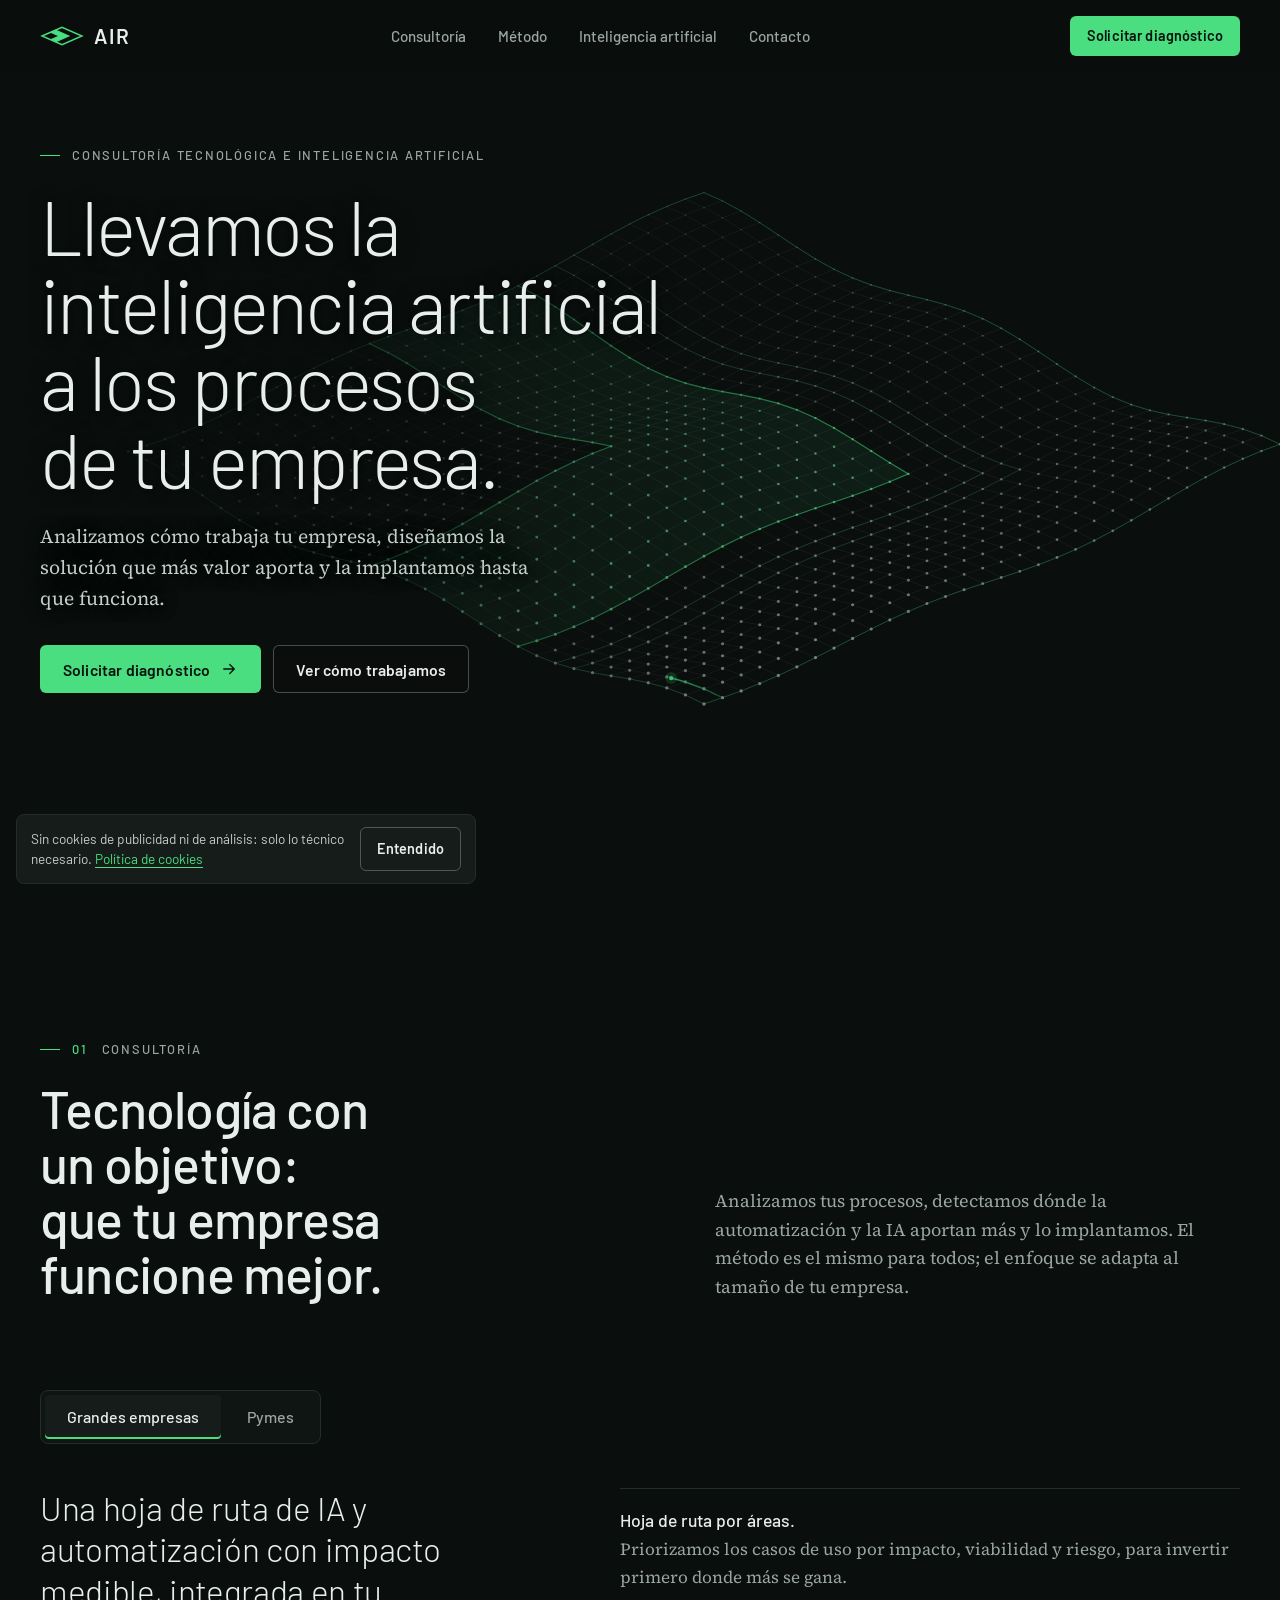
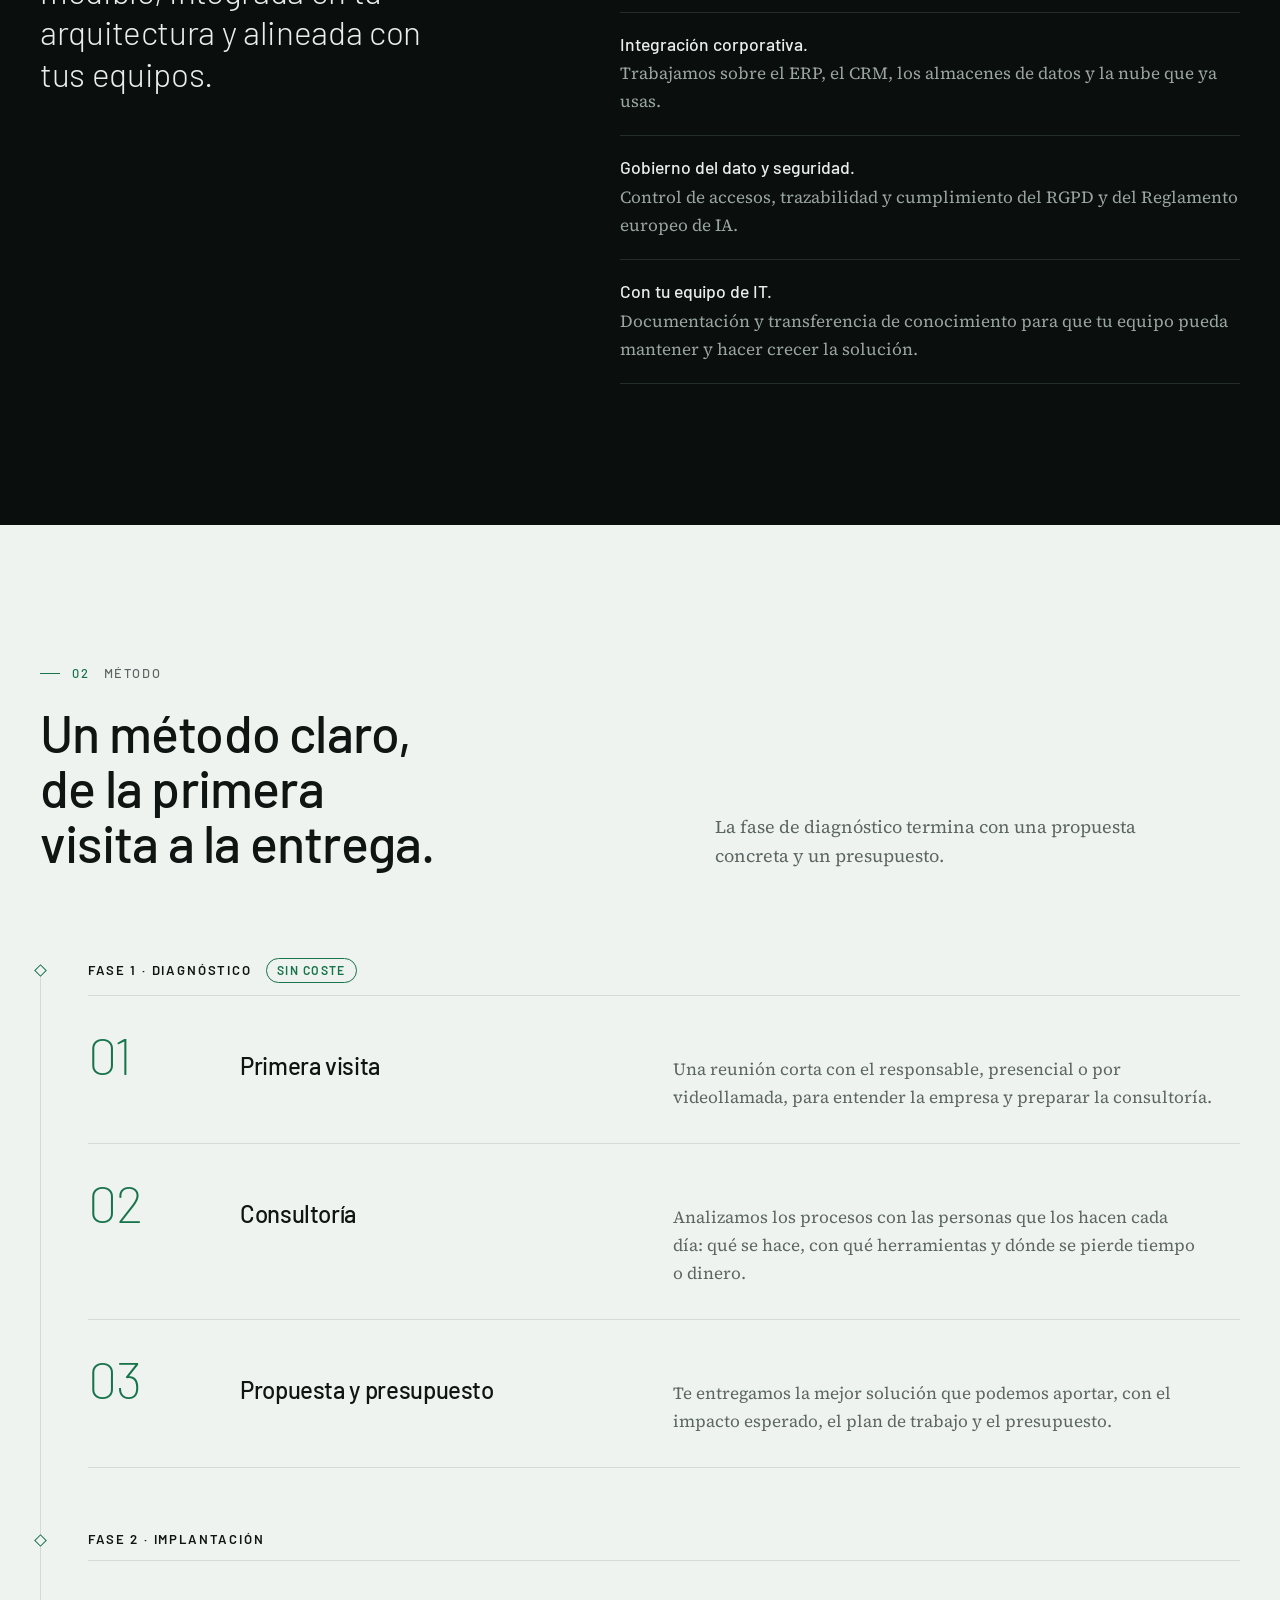
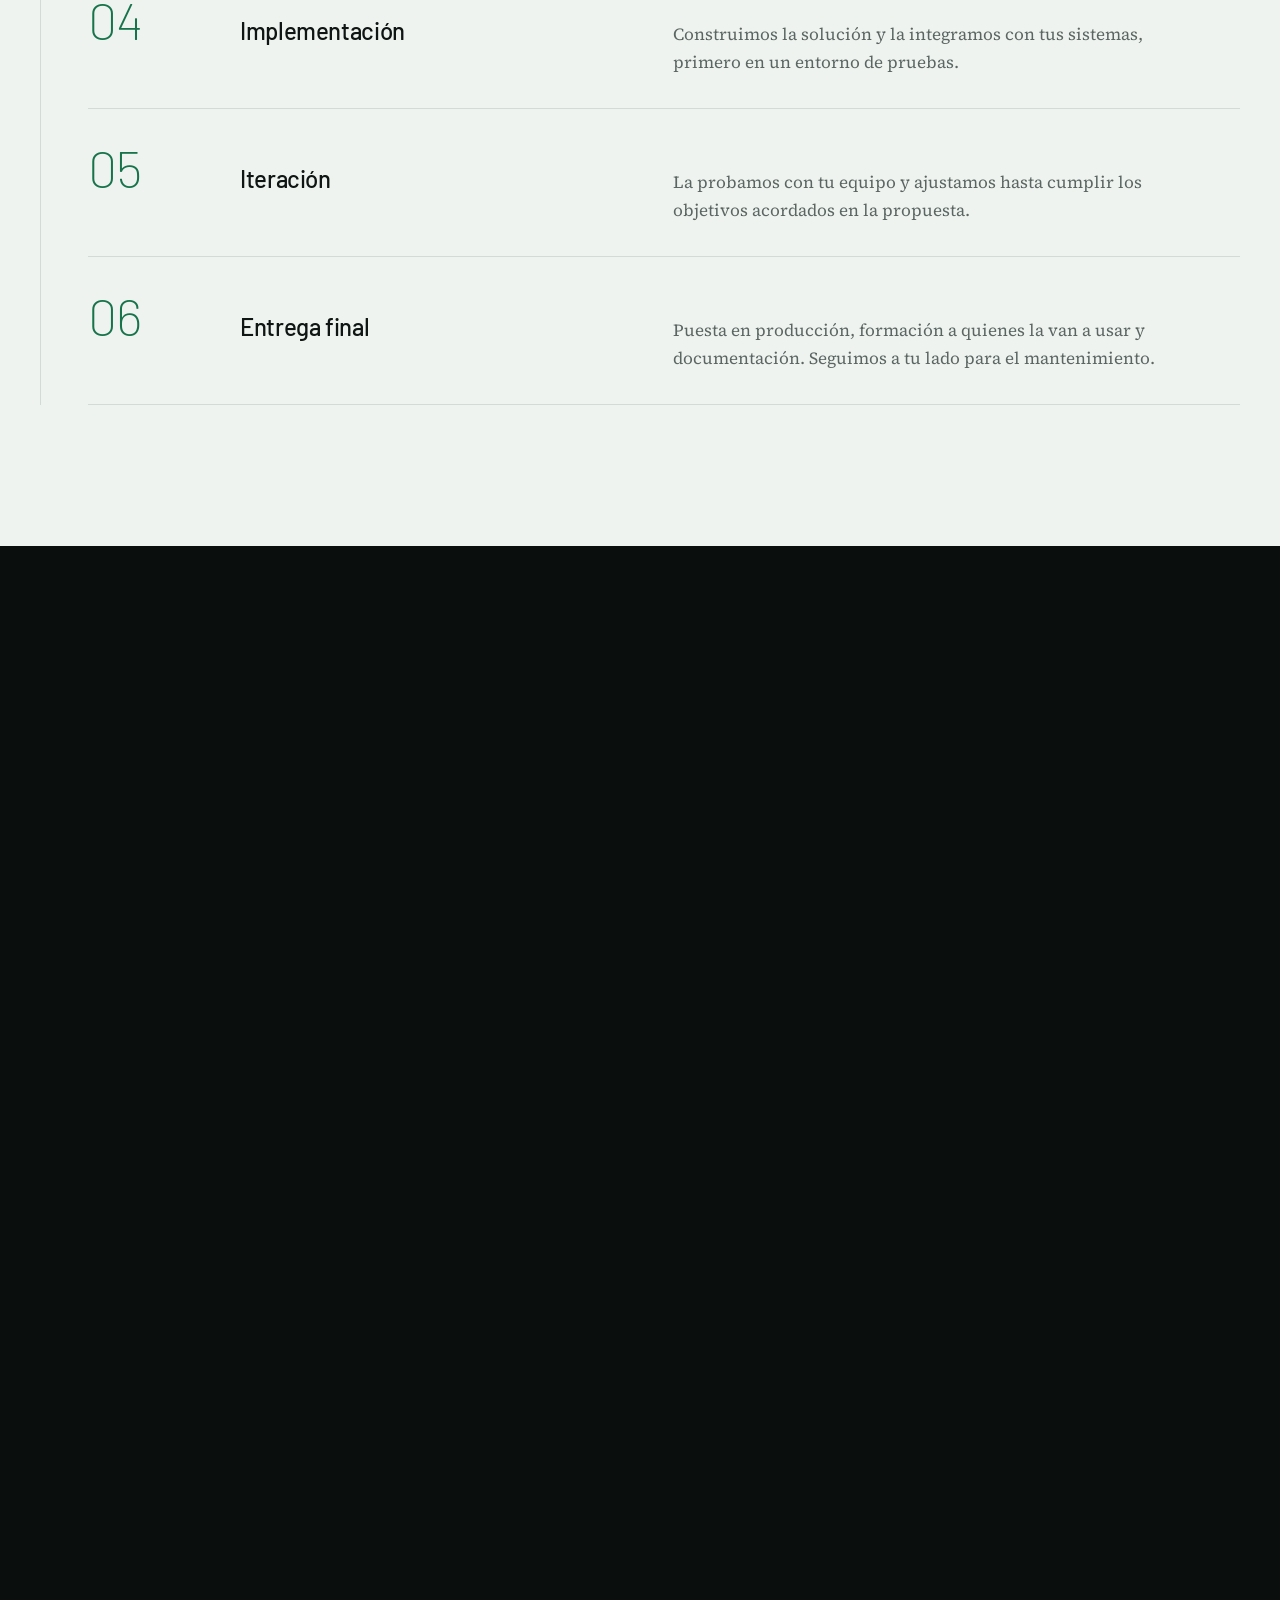
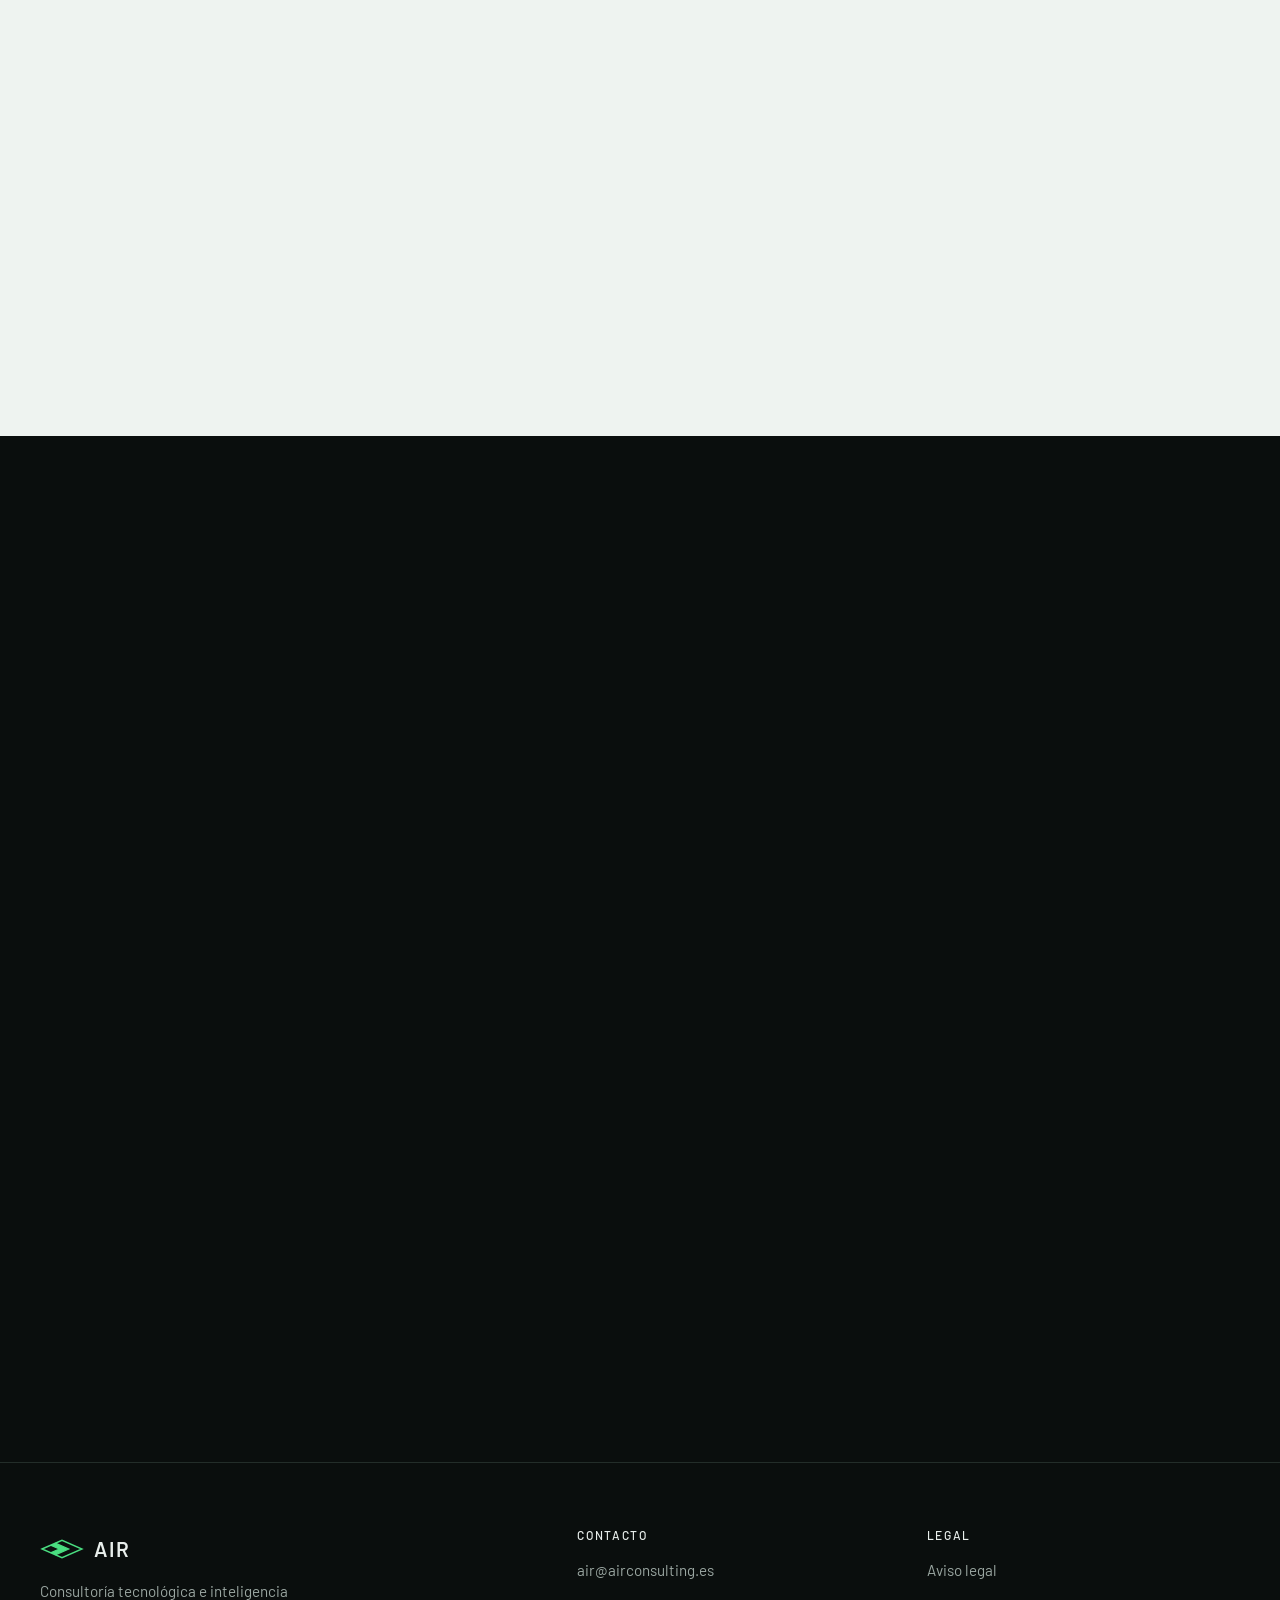
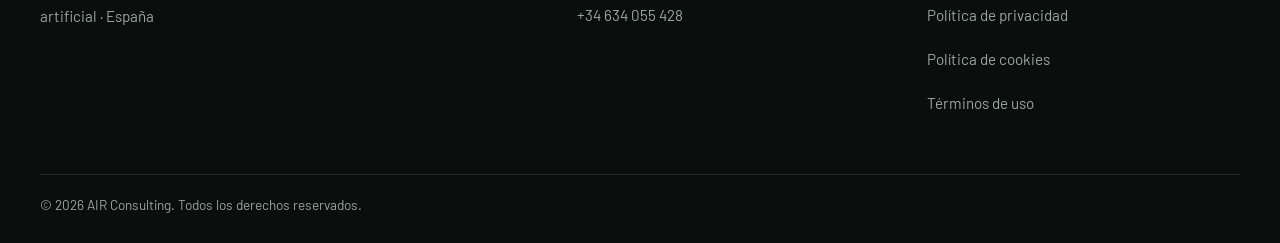
<file: index.html>
<!DOCTYPE html>
<html lang="es">

<head>
  <meta charset="utf-8">
  <meta name="viewport" content="width=device-width, initial-scale=1">
  <title>AIR · Consultoría tecnológica e inteligencia artificial</title>
  <meta name="description"
    content="Consultoría tecnológica e IA para empresas de toda España: analizamos tus procesos, diseñamos la mejor solución y la implantamos. Diagnóstico sin coste.">
  <link rel="canonical" href="https://airconsulting.es/">
  <meta name="theme-color" content="#0A0E0D">
  <meta property="og:type" content="website">
  <meta property="og:locale" content="es_ES">
  <meta property="og:site_name" content="AIR Consulting">
  <meta property="og:url" content="https://airconsulting.es/">
  <meta property="og:title" content="AIR · Consultoría tecnológica e inteligencia artificial">
  <meta property="og:description"
    content="Llevamos la inteligencia artificial a los procesos de tu empresa. Diagnóstico y propuesta sin coste, en toda España.">
  <meta property="og:image" content="https://airconsulting.es/assets/img/og-image.png">
  <meta property="og:image:width" content="1200">
  <meta property="og:image:height" content="630">
  <meta property="og:image:alt" content="AIR: Llevamos la inteligencia artificial a los procesos de tu empresa.">
  <meta name="twitter:card" content="summary_large_image">
  <link rel="icon" href="favicon.ico" sizes="48x48">
  <link rel="icon" href="assets/img/favicon.svg" type="image/svg+xml">
  <link rel="icon" href="assets/img/favicon-96.png" type="image/png" sizes="96x96">
  <link rel="icon" href="assets/img/favicon-192.png" type="image/png" sizes="192x192">
  <link rel="apple-touch-icon" href="assets/img/apple-touch-icon.png">
  <link rel="preload" href="assets/fonts/barlow-300.woff2" as="font" type="font/woff2" crossorigin>
  <link rel="preload" href="assets/fonts/source-serif-4.woff2" as="font" type="font/woff2" crossorigin>
  <link rel="stylesheet" href="assets/css/main.css">
  <noscript><link rel="stylesheet" href="assets/css/noscript.css"></noscript>
  <script>document.documentElement.classList.add('js');</script>
  <script type="application/ld+json">
  {
    "@context": "https://schema.org",
    "@type": "ProfessionalService",
    "name": "AIR Consulting",
    "description": "Consultoría tecnológica e inteligencia artificial para empresas: diagnóstico de procesos, automatización e implantación de soluciones de IA.",
    "url": "https://airconsulting.es/",
    "logo": "https://airconsulting.es/assets/img/apple-touch-icon.png",
    "image": "https://airconsulting.es/assets/img/og-image.png",
    "email": "air@airconsulting.es",
    "telephone": "+34634055428",
    "areaServed": { "@type": "Country", "name": "ES" },
    "knowsAbout": [
      "Automatización de procesos",
      "Procesamiento del lenguaje natural",
      "Generación aumentada por recuperación (RAG)",
      "Visión artificial",
      "Agentes de inteligencia artificial",
      "Análisis predictivo y machine learning",
      "Procesamiento inteligente de documentos",
      "Reconocimiento de voz"
    ],
    "hasOfferCatalog": {
      "@type": "OfferCatalog",
      "name": "Servicios",
      "itemListElement": [
        { "@type": "Offer", "itemOffered": { "@type": "Service", "name": "Consultoría tecnológica y de IA para grandes empresas" } },
        { "@type": "Offer", "itemOffered": { "@type": "Service", "name": "Consultoría tecnológica y de IA para pymes" } },
        { "@type": "Offer", "itemOffered": { "@type": "Service", "name": "De la idea al producto: enfoque, validación, prototipo y desarrollo" } }
      ]
    }
  }
  </script>
</head>

<body>
  <svg class="sprite" aria-hidden="true">
    <symbol id="air-mark" viewBox="-8 -5 176 80">
      <path d="M34.67 19.83 L53.33 11.67 L106.67 35 L53.33 58.33 L34.67 50.17 L69.33 35 Z" fill="currentColor" />
      <g fill="none" stroke="currentColor" stroke-linejoin="miter" stroke-miterlimit="4">
        <path d="M0 35 L80 0 L160 35 L80 70 Z" stroke-width="5.5" />
        <path d="M34.67 19.83 L69.33 35 L34.67 50.17" stroke-width="5" />
        <path d="M53.33 11.67 L106.67 35 L53.33 58.33" stroke-width="5" />
      </g>
    </symbol>
    <symbol id="i-arrow" viewBox="0 0 24 24">
      <path d="M5 12h14M13 6l6 6-6 6" fill="none" stroke="currentColor" stroke-width="1.8" stroke-linecap="round" stroke-linejoin="round" />
    </symbol>
    <symbol id="i-down" viewBox="0 0 24 24">
      <path d="M12 5v14M6 13l6 6 6-6" fill="none" stroke="currentColor" stroke-width="1.8" stroke-linecap="round" stroke-linejoin="round" />
    </symbol>
  </svg>

  <a class="skip" href="#main">Saltar al contenido</a>

  <header class="site-header" id="header">
    <div class="wrap nav">
      <a class="brand" href="#inicio" aria-label="AIR, inicio">
        <svg aria-hidden="true"><use href="#air-mark" /></svg>
        <span>AIR</span>
      </a>
      <nav class="nav-links" aria-label="Principal">
        <a href="#consultoria">Consultoría</a>
        <a href="#metodo">Método</a>
        <a href="#ia">Inteligencia artificial</a>
        <a href="#contacto">Contacto</a>
      </nav>
      <div class="nav-actions">
        <a class="btn btn--primary btn--sm nav-cta" href="#contacto">Solicitar diagnóstico</a>
        <button class="menu-toggle" type="button" aria-label="Abrir menú" aria-expanded="false"
          aria-controls="mobile-menu">
          <span class="menu-toggle-bars" aria-hidden="true"></span>
        </button>
      </div>
    </div>
    <nav class="mobile-menu" id="mobile-menu" aria-label="Principal en móvil" hidden>
      <div class="wrap">
        <a href="#consultoria">Consultoría</a>
        <a href="#metodo">Método</a>
        <a href="#ia">Inteligencia artificial</a>
        <a href="#contacto">Contacto</a>
        <a class="btn btn--primary" href="#contacto">Solicitar diagnóstico</a>
      </div>
    </nav>
  </header>

  <main id="main">

    <!-- PORTADA -->
    <section class="hero" id="inicio" aria-labelledby="hero-title">
      <div class="hero-visual" aria-hidden="true">
        <canvas class="hero-field" id="hero-field" aria-hidden="true"></canvas>
      </div>
      <div class="wrap hero-inner">
        <div class="hero-copy">
          <p class="label">Consultoría tecnológica e inteligencia artificial</p>
          <h1 id="hero-title">Llevamos la inteligencia artificial a los procesos de tu empresa.</h1>
          <p class="hero-lead">Analizamos cómo trabaja tu empresa, diseñamos la solución que más valor aporta y la
            implantamos hasta que funciona.</p>
          <div class="hero-actions">
            <a class="btn btn--primary" href="#contacto">Solicitar diagnóstico
              <svg aria-hidden="true"><use href="#i-arrow" /></svg></a>
            <a class="btn btn--ghost" href="#metodo">Ver cómo trabajamos</a>
          </div>        </div>
      </div>

    </section>

    <!-- CONSULTORÍA -->
    <section class="band" id="consultoria" aria-labelledby="consultoria-title">
      <div class="wrap">
        <header class="section-head" data-reveal>
          <p class="label"><span class="label-n">01</span>Consultoría</p>
          <h2 id="consultoria-title">Tecnología con un objetivo: que tu empresa funcione mejor.</h2>
          <p class="lead">Analizamos tus procesos, detectamos dónde la automatización y la IA aportan más y lo
            implantamos. El método es el mismo para todos; el enfoque se adapta al tamaño de tu empresa.</p>
        </header>

        <div class="consult" data-tabs data-reveal>
          <div class="segmented" role="tablist" aria-label="Tamaño de empresa">
            <button type="button" role="tab" id="tab-empresas" aria-controls="panel-empresas"
              aria-selected="true">Grandes empresas</button>
            <button type="button" role="tab" id="tab-pymes" aria-controls="panel-pymes" aria-selected="false"
              tabindex="-1">Pymes</button>
          </div>

          <div class="consult-panel" role="tabpanel" id="panel-empresas" aria-labelledby="tab-empresas" tabindex="0">
            <p class="panel-lead">Una hoja de ruta de IA y automatización con impacto medible, integrada en tu
              arquitectura y alineada con tus equipos.</p>
            <ul class="points">
              <li><strong>Hoja de ruta por áreas.</strong> Priorizamos los casos de uso por impacto, viabilidad y
                riesgo, para invertir primero donde más se gana.</li>
              <li><strong>Integración corporativa.</strong> Trabajamos sobre el ERP, el CRM, los almacenes de datos y
                la nube que ya usas.</li>
              <li><strong>Gobierno del dato y seguridad.</strong> Control de accesos, trazabilidad y cumplimiento del
                RGPD y del Reglamento europeo de IA.</li>
              <li><strong>Con tu equipo de IT.</strong> Documentación y transferencia de conocimiento para que tu
                equipo pueda mantener y hacer crecer la solución.</li>
            </ul>
          </div>

          <div class="consult-panel" role="tabpanel" id="panel-pymes" aria-labelledby="tab-pymes" tabindex="0"
            hidden>
            <p class="panel-lead">Soluciones concretas que te ahorran horas desde el primer mes, sin cambiar de
              programas y con presupuesto cerrado.</p>
            <ul class="points">
              <li><strong>Empezamos por lo que más cuesta.</strong> Primero, el proceso que más horas consume cada
                semana.</li>
              <li><strong>Con los programas que ya usas.</strong> Nos conectamos a tu ERP, tu correo y tus hojas de
                cálculo, sin cambiar tu forma de trabajar.</li>
              <li><strong>Por fases y con precio cerrado.</strong> Cada fase tiene alcance y presupuesto por
                escrito antes de empezar.</li>
              <li><strong>Resultados en semanas.</strong> Las primeras mejoras funcionan en semanas, no en meses.</li>
            </ul>
          </div>
        </div>
      </div>
    </section>

    <!-- MÉTODO -->
    <section class="band band--paper" id="metodo" aria-labelledby="metodo-title">
      <div class="wrap">
        <header class="section-head" data-reveal>
          <p class="label"><span class="label-n">02</span>Método</p>
          <h2 id="metodo-title">Un método claro, de la primera visita a la entrega.</h2>
          <p class="lead">La fase de diagnóstico termina con una propuesta concreta y un presupuesto.</p>
        </header>

        <div class="method">
          <div class="method-line" aria-hidden="true"><span></span></div>

          <div class="phase">
            <div class="phase-head" data-reveal>
              <h3 class="phase-name">Fase 1 <span aria-hidden="true">·</span> Diagnóstico</h3>
              <span class="badge">Sin coste</span>
            </div>
            <ol class="steps">
              <li class="step" data-reveal>
                <span class="step-n" aria-hidden="true">01</span>
                <h4>Primera visita</h4>
                <p>Una reunión corta con el responsable, presencial o por videollamada, para entender la empresa y
                  preparar la consultoría.</p>
              </li>
              <li class="step" data-reveal>
                <span class="step-n" aria-hidden="true">02</span>
                <h4>Consultoría</h4>
                <p>Analizamos los procesos con las personas que los hacen cada día: qué se hace, con qué
                  herramientas y dónde se pierde tiempo o dinero.</p>
              </li>
              <li class="step" data-reveal>
                <span class="step-n" aria-hidden="true">03</span>
                <h4>Propuesta y presupuesto</h4>
                <p>Te entregamos la mejor solución que podemos aportar, con el impacto esperado, el plan de trabajo
                  y el presupuesto.</p>
              </li>
            </ol>
          </div>

          <div class="phase">
            <div class="phase-head" data-reveal>
              <h3 class="phase-name">Fase 2 <span aria-hidden="true">·</span> Implantación</h3>
            </div>
            <ol class="steps" start="4">
              <li class="step" data-reveal>
                <span class="step-n" aria-hidden="true">04</span>
                <h4>Implementación</h4>
                <p>Construimos la solución y la integramos con tus sistemas, primero en un entorno de pruebas.</p>
              </li>
              <li class="step" data-reveal>
                <span class="step-n" aria-hidden="true">05</span>
                <h4>Iteración</h4>
                <p>La probamos con tu equipo y ajustamos hasta cumplir los objetivos acordados en la propuesta.</p>
              </li>
              <li class="step" data-reveal>
                <span class="step-n" aria-hidden="true">06</span>
                <h4>Entrega final</h4>
                <p>Puesta en producción, formación a quienes la van a usar y documentación. Seguimos a tu lado para
                  el mantenimiento.</p>
              </li>
            </ol>
          </div>
        </div>
      </div>
    </section>

    <!-- INTELIGENCIA ARTIFICIAL -->
    <section class="band" id="ia" aria-labelledby="ia-title">
      <div class="wrap">
        <header class="section-head" data-reveal>
          <p class="label"><span class="label-n">03</span>Inteligencia artificial</p>
          <h2 id="ia-title">Experiencia en todas las áreas de la IA aplicada.</h2>
          <p class="lead">Elegimos la técnica adecuada para cada problema.</p>
        </header>

        <div class="ai" data-tabs data-reveal>
          <div class="ai-tabs" role="tablist" aria-label="Áreas de inteligencia artificial"
            aria-orientation="vertical">
            <button type="button" role="tab" id="tab-nlp" aria-controls="panel-nlp" aria-selected="true">
              <span class="tab-n" aria-hidden="true">01</span>Lenguaje natural</button>
            <button type="button" role="tab" id="tab-rag" aria-controls="panel-rag" aria-selected="false"
              tabindex="-1"><span class="tab-n" aria-hidden="true">02</span>Asistentes RAG</button>
            <button type="button" role="tab" id="tab-vision" aria-controls="panel-vision" aria-selected="false"
              tabindex="-1"><span class="tab-n" aria-hidden="true">03</span>Visión artificial</button>
            <button type="button" role="tab" id="tab-agentes" aria-controls="panel-agentes" aria-selected="false"
              tabindex="-1"><span class="tab-n" aria-hidden="true">04</span>Agentes</button>
            <button type="button" role="tab" id="tab-prediccion" aria-controls="panel-prediccion"
              aria-selected="false" tabindex="-1"><span class="tab-n" aria-hidden="true">05</span>Análisis
              predictivo</button>
            <button type="button" role="tab" id="tab-documentos" aria-controls="panel-documentos"
              aria-selected="false" tabindex="-1"><span class="tab-n" aria-hidden="true">06</span>Documentos</button>
            <button type="button" role="tab" id="tab-voz" aria-controls="panel-voz" aria-selected="false"
              tabindex="-1"><span class="tab-n" aria-hidden="true">07</span>Voz</button>
          </div>

          <div class="ai-panels" data-demo-host>
            <div class="ai-panel" role="tabpanel" id="panel-nlp" aria-labelledby="tab-nlp" tabindex="0">
              <div class="ai-panel-head">
                <h3>Lenguaje natural (NLP)</h3>
                <p>Clasificación de correos y tickets, extracción de datos, resúmenes, análisis de sentimiento y
                  traducción.</p>
              </div>
              <ul class="chips" aria-label="Técnicas">
                <li>Modelos de lenguaje (LLM)</li>
                <li>Clasificación</li>
                <li>Extracción de entidades</li>
                <li>Resumen</li>
                <li>Sentimiento</li>
              </ul>
              <div class="demo demo--nlp" data-demo="nlp" data-state="idle" role="img"
                aria-label="Ejemplo animado: un correo entrante en el que la IA marca el cliente, la fecha, el importe y la referencia, y lo clasifica como pedido urgente.">
                <p class="demo-tag">Datos de ejemplo</p>
                <div class="demo-stage" aria-hidden="true">
                  <p class="demo-title">Bandeja de entrada <span>· análisis automático</span></p>
                  <div class="nlp">
                    <article class="mail">
                      <p class="mail-meta"><span>De</span> compras@mecanizados-eira.es</p>
                      <p class="mail-meta"><span>Asunto</span> Pedido urgente ref. PX-2048</p>
                      <p class="mail-body">Buenos días: necesitamos <span class="ent" data-kind="cantidad">400 unidades</span>
                        del <span class="ent" data-kind="producto">soporte X200</span> antes del <span class="ent"
                          data-kind="fecha">viernes 27</span>. El importe acordado es de <span class="ent"
                          data-kind="importe">3.180,00 €</span>. Un saludo, <span class="ent"
                          data-kind="cliente">Mecanizados Eira</span>.</p>
                    </article>
                    <div class="nlp-out">
                      <p class="out-title">Resultado</p>
                      <dl class="nlp-tags">
                        <div><dt>Intención</dt><dd>Pedido de cliente</dd></div>
                        <div><dt>Urgencia</dt><dd class="is-hot">Alta</dd></div>
                        <div><dt>Sentimiento</dt><dd>Neutro</dd></div>
                        <div><dt>Destino</dt><dd>ERP · Pedidos</dd></div>
                      </dl>
                    </div>
                  </div>
                </div>
              </div>
            </div>

            <div class="ai-panel" role="tabpanel" id="panel-rag" aria-labelledby="tab-rag" tabindex="0" hidden>
              <div class="ai-panel-head">
                <h3>Asistentes con tu conocimiento (RAG)</h3>
                <p>Respuestas basadas en tus manuales, contratos y procedimientos, citando siempre la fuente.</p>
              </div>
              <ul class="chips" aria-label="Técnicas">
                <li>Búsqueda semántica</li>
                <li>Embeddings</li>
                <li>Bases de datos vectoriales</li>
                <li>Citas a la fuente</li>
                <li>Control de permisos</li>
              </ul>
              <div class="demo demo--rag" data-demo="rag" data-state="idle" role="img"
                aria-label="Ejemplo animado: una pregunta sobre la garantía de un producto, los fragmentos de documentación interna que se recuperan y la respuesta con sus fuentes citadas.">
                <p class="demo-tag">Datos de ejemplo</p>
                <div class="demo-stage" aria-hidden="true">
                  <p class="demo-title">Asistente interno <span>· documentación técnica</span></p>
                  <div class="rag">
                    <div class="rag-q">
                      <span class="out-title">Pregunta</span>
                      <p class="rag-q-text" data-text="¿Cuál es el plazo de garantía del modelo X200?"><span
                          class="caret"></span></p>
                    </div>
                    <ol class="rag-docs">
                      <li><span class="doc-src">[1] Manual X200 · p. 14</span><span class="doc-score">0,91</span>
                        <p>«…el equipo X200 dispone de una garantía de 24 meses desde la fecha de entrega…»</p>
                      </li>
                      <li><span class="doc-src">[2] Condiciones de venta · §4.2</span><span class="doc-score">0,87</span>
                        <p>«…la garantía se amplía a 36 meses con contrato de mantenimiento…»</p>
                      </li>
                      <li class="is-low"><span class="doc-src">FAQ de soporte</span><span class="doc-score">0,62</span>
                        <p>«…para tramitar una garantía, contacta con el servicio técnico…»</p>
                      </li>
                    </ol>
                    <div class="rag-a">
                      <span class="out-title">Respuesta</span>
                      <p class="rag-a-text"><span class="w">El</span> <span class="w">modelo</span> <span
                          class="w">X200</span> <span class="w">tiene</span> <span class="w">24</span> <span
                          class="w">meses</span> <span class="w">de</span> <span class="w">garantía</span> <span
                          class="w">desde</span> <span class="w">la</span> <span class="w">entrega</span><sup
                          class="w">1</sup><span class="w">,</span> <span class="w">ampliables</span> <span
                          class="w">a</span> <span class="w">36</span> <span class="w">meses</span> <span
                          class="w">con</span> <span class="w">contrato</span> <span class="w">de</span> <span
                          class="w">mantenimiento</span><sup class="w">2</sup><span class="w">.</span></p>
                    </div>
                  </div>
                </div>
              </div>
            </div>

            <div class="ai-panel" role="tabpanel" id="panel-vision" aria-labelledby="tab-vision" tabindex="0"
              hidden>
              <div class="ai-panel-head">
                <h3>Visión artificial</h3>
                <p>Control de calidad, detección de defectos, conteo e inventario, y seguridad en planta.</p>
              </div>
              <ul class="chips" aria-label="Técnicas">
                <li>Detección de objetos</li>
                <li>Segmentación</li>
                <li>Inspección de calidad</li>
                <li>OCR</li>
                <li>Vídeo en tiempo real</li>
              </ul>
              <div class="demo demo--vision" data-demo="vision" data-state="idle" role="img"
                aria-label="Ejemplo animado: una foto de cinco latas en una línea de envasado en la que la visión artificial inspecciona cada tapa y marca una lata como defectuosa.">
                <p class="demo-tag">Datos de ejemplo</p>
                <div class="demo-stage" aria-hidden="true">
                  <p class="demo-title">Inspección de tapas <span>· línea de envasado 2</span></p>
                  <div class="vision">
                    <div class="vision-frame">
                      <picture>
                        <source type="image/avif"
                          srcset="assets/img/latas-defecto-800.avif 800w, assets/img/latas-defecto-1264.avif 1264w"
                          sizes="(min-width: 960px) 860px, 100vw">
                        <source type="image/webp"
                          srcset="assets/img/latas-defecto-800.webp 800w, assets/img/latas-defecto-1264.webp 1264w"
                          sizes="(min-width: 960px) 860px, 100vw">
                        <img src="assets/img/latas-defecto-800.jpg"
                          srcset="assets/img/latas-defecto-800.jpg 800w, assets/img/latas-defecto-1264.jpg 1264w"
                          sizes="(min-width: 960px) 860px, 100vw" width="1264" height="585" alt="" loading="lazy"
                          decoding="async">
                      </picture>
                      <!-- Coordenadas sobre la foto recortada (1200 × 555): una caja por tapa; la roja abarca la abolladura -->
                      <svg class="vision-boxes" viewBox="0 0 1200 555" preserveAspectRatio="xMidYMid slice">
                        <rect class="det" x="2" y="34" width="130" height="122" />
                        <rect class="det" x="138" y="68" width="200" height="136" />
                        <rect class="det" x="358" y="108" width="208" height="144" />
                        <rect class="det" x="590" y="178" width="214" height="162" />
                        <rect class="det is-bad" x="846" y="203" width="234" height="222" />
                      </svg>
                      <span class="det-label det-label--1">correcto · 0,97</span>
                      <span class="det-label det-label--2">correcto · 0,99</span>
                      <span class="det-label det-label--3">correcto · 0,98</span>
                      <span class="det-label det-label--4">correcto · 0,99</span>
                      <span class="det-label det-label--5 is-bad">defecto · 0,91</span>
                      <span class="scanline"></span>
                    </div>
                    <p class="vision-stats"><span>Latas <b class="v-count">0</b></span><span>Defectos <b
                          class="v-bad">0</b></span><span class="v-model">Análisis de imágenes en tiempo real</span>
                    </p>
                  </div>
                </div>
              </div>
            </div>

            <div class="ai-panel" role="tabpanel" id="panel-agentes" aria-labelledby="tab-agentes" tabindex="0"
              hidden>
              <div class="ai-panel-head">
                <h3>Agentes y automatización</h3>
                <p>Agentes que hacen tareas de principio a fin entre tus sistemas, con supervisión humana donde hace
                  falta.</p>
              </div>
              <ul class="chips" aria-label="Técnicas">
                <li>Orquestación</li>
                <li>Uso de herramientas</li>
                <li>Integración por API</li>
                <li>Supervisión humana</li>
                <li>Trazabilidad</li>
              </ul>
              <div class="demo demo--agentes" data-demo="agentes" data-state="idle" role="img"
                aria-label="Ejemplo animado: un agente que recibe un correo, lo clasifica, lo registra en el ERP, pide aprobación a una persona y envía el aviso.">
                <p class="demo-tag">Datos de ejemplo</p>
                <div class="demo-stage" aria-hidden="true">
                  <p class="demo-title">Agente de pedidos <span>· ejecución</span></p>
                  <div class="flow">
                    <ol class="flow-nodes">
                      <li class="node"><span class="node-dot"></span><span class="node-name">Correo</span><span
                          class="node-sub">Pedido recibido</span></li>
                      <li class="node"><span class="node-dot"></span><span class="node-name">Clasificar</span><span
                          class="node-sub">Pedido · urgente</span></li>
                      <li class="node"><span class="node-dot"></span><span class="node-name">ERP</span><span
                          class="node-sub">Pedido P-5531 creado</span></li>
                      <li class="node node--human"><span class="node-dot"></span><span
                          class="node-name">Aprobación</span><span class="node-sub"><span class="sub-wait">Supervisión
                            humana</span><span class="sub-ok">Aprobado por el responsable</span></span></li>
                      <li class="node"><span class="node-dot"></span><span class="node-name">Aviso</span><span
                          class="node-sub">Cliente informado</span></li>
                    </ol>
                    <ol class="flow-log">
                      <li><span>09:14:02</span> correo recibido de compras@mecanizados-eira.es</li>
                      <li><span>09:14:03</span> intención: pedido · urgencia: alta</li>
                      <li><span>09:14:05</span> erp.crear_pedido(cliente=C-118, líneas=3)</li>
                      <li><span>09:14:05</span> importe superior a 3.000 € · se solicita aprobación</li>
                      <li><span>09:21:40</span> aprobado · correo de confirmación enviado</li>
                    </ol>
                  </div>
                </div>
              </div>
            </div>

            <div class="ai-panel" role="tabpanel" id="panel-prediccion" aria-labelledby="tab-prediccion"
              tabindex="0" hidden>
              <div class="ai-panel-head">
                <h3>Análisis predictivo</h3>
                <p>Previsión de demanda, mantenimiento predictivo, detección de anomalías y optimización de stock.</p>
              </div>
              <ul class="chips" aria-label="Técnicas">
                <li>Series temporales</li>
                <li>Machine learning</li>
                <li>Detección de anomalías</li>
                <li>Optimización</li>
              </ul>
              <div class="demo demo--prediccion" data-demo="prediccion" data-state="idle" role="img"
                aria-label="Ejemplo animado: un gráfico con dos años de ventas y la previsión de los próximos seis meses con su margen de confianza.">
                <p class="demo-tag">Datos de ejemplo</p>
                <div class="demo-stage" aria-hidden="true">
                  <p class="demo-title">Previsión de demanda <span>· referencia X200, unidades al mes</span></p>
                  <div class="predict">
                    <svg class="chart" viewBox="0 0 800 300" preserveAspectRatio="xMidYMid meet">
                      <line class="ch-grid" x1="48" y1="232" x2="780" y2="232" /><text class="ch-axis" x="40" y="236"
                        text-anchor="end">100</text>
                      <line class="ch-grid" x1="48" y1="162" x2="780" y2="162" /><text class="ch-axis" x="40" y="166"
                        text-anchor="end">150</text>
                      <line class="ch-grid" x1="48" y1="92" x2="780" y2="92" /><text class="ch-axis" x="40" y="96"
                        text-anchor="end">200</text>
                      <text class="ch-axis" x="48" y="290" text-anchor="start">ene 2025</text>
                      <text class="ch-axis" x="350.9" y="290" text-anchor="middle">ene 2026</text>
                      <text class="ch-axis" x="653.8" y="290" text-anchor="middle">ene 2027</text>
                      <line class="ch-now" x1="628.6" y1="40" x2="628.6" y2="268" /><text class="ch-axis" x="622.6"
                        y="48" text-anchor="end">hoy</text>
                      <g class="ch-hist">
                        <path class="ch-line"
                          d="M48 226.5 L73.2 221.9 L98.5 195 L123.7 172.4 L149 167.8 L174.2 166.2 L199.4 153.2 L224.7 165.6 L249.9 183.6 L275.2 183.3 L300.4 201.3 L325.7 198.1 L350.9 200.7 L376.1 175.2 L401.4 160.9 L426.6 89.2 L451.9 130.8 L477.1 115.2 L502.3 126.1 L527.6 128.7 L552.8 135.4 L578.1 160.3 L603.3 160.1 L628.6 165.4" />
                      </g>
                      <g class="ch-anom">
                        <circle cx="426.6" cy="89.2" r="5" />
                        <circle class="ch-anom-ring" cx="426.6" cy="89.2" r="12" />
                        <text class="ch-note" x="442.6" y="78">Anomalía detectada</text>
                      </g>
                      <g class="ch-fc">
                        <path class="ch-band" d="M628.6 165.4 L653.8 144.9 L679 127 L704.3 105 L729.5 83 L754.8 65.2 L780 54.5 L780 113.3 L754.8 117 L729.5 127.8 L704.3 142.8 L679 157.8 L653.8 168.7 L628.6 165.4 Z" />
                        <path class="ch-fc-line" d="M628.6 165.4 L653.8 156.8 L679 142.4 L704.3 123.9 L729.5 105.4 L754.8 91.1 L780 83.9" />
                      </g>
                    </svg>
                    <dl class="predict-stats">
                      <div><dt>Próximo trimestre</dt><dd>+18 %</dd></div>
                      <div><dt>Error medio del modelo</dt><dd>4,2 %</dd></div>
                      <div><dt>Stock recomendado</dt><dd>620 uds.</dd></div>
                    </dl>
                  </div>
                </div>
              </div>
            </div>

            <div class="ai-panel" role="tabpanel" id="panel-documentos" aria-labelledby="tab-documentos"
              tabindex="0" hidden>
              <div class="ai-panel-head">
                <h3>Documentos inteligentes</h3>
                <p>Facturas, albaranes, pedidos y contratos leídos, validados y registrados en tu ERP.</p>
              </div>
              <ul class="chips" aria-label="Técnicas">
                <li>OCR</li>
                <li>Extracción estructurada</li>
                <li>Validación cruzada</li>
                <li>Integración con ERP</li>
              </ul>
              <div class="demo demo--documentos" data-demo="documentos" data-state="idle" role="img"
                aria-label="Ejemplo animado: un albarán que se lee automáticamente y aparece registrado como una fila nueva en el ERP.">
                <p class="demo-tag">Datos de ejemplo</p>
                <div class="demo-stage" aria-hidden="true">
                  <p class="demo-title">Entrada de documentos <span>· llega por email en PDF</span></p>
                  <div class="docs">
                    <div class="doc-viewer">
                    <article class="albaran">
                      <header class="alb-head">
                        <div class="alb-from">
                          <b data-f>Suministros Industriales Arnela, S.L.</b>
                          <span>Av. de la Industria, 14 · Nave 3</span>
                          <span>Parque Empresarial Norte, parcela 12</span>
                        </div>
                        <div class="alb-title">
                          <b>ALBARÁN</b>
                          <dl>
                            <dt>Número</dt><dd><span data-f>A-2611</span></dd>
                            <dt>Fecha</dt><dd><span data-f>14/10/2026</span></dd>
                            <dt>Su pedido</dt><dd><span data-f>P-5502</span></dd>
                          </dl>
                        </div>
                      </header>
                      <p class="alb-to"><span>Cliente</span> Mecanizados Eira, S.L. · Entrega en almacén</p>
                      <div class="alb-lines" data-f>
                        <table>
                          <thead>
                            <tr><th>Código</th><th>Descripción</th><th class="num">Cant.</th><th class="num alb-price">Precio</th><th class="num">Importe</th></tr>
                          </thead>
                          <tbody>
                            <tr><td>M8-40</td><td>Tornillo hexagonal DIN 933 M8×40</td><td class="num">500</td><td class="num alb-price">0,18</td><td class="num">90,00</td></tr>
                            <tr><td>T-M8</td><td>Tuerca autoblocante DIN 985 M8</td><td class="num">500</td><td class="num alb-price">0,09</td><td class="num">45,00</td></tr>
                            <tr><td>AR-8</td><td>Arandela plana DIN 125 M8</td><td class="num">1.000</td><td class="num alb-price">0,03</td><td class="num">30,00</td></tr>
                          </tbody>
                        </table>
                      </div>
                      <dl class="alb-totals">
                        <dt>Base imponible</dt><dd>165,00 €</dd>
                        <dt>IVA 21 %</dt><dd>34,65 €</dd>
                        <dt class="alb-total">Total</dt><dd class="alb-total"><span data-f>199,65 €</span></dd>
                      </dl>
                      <footer class="alb-sign"><span>Recibí conforme</span><span>Página 1 de 1</span></footer>
                    </article>
                    </div>
                    <div class="erp">
                      <p class="erp-head"><b>Entradas de material</b><span>Octubre 2026</span></p>
                      <table class="erp-table">
                        <thead>
                          <tr><th>Albarán</th><th>Proveedor</th><th class="num">Importe</th><th>Estado</th></tr>
                        </thead>
                        <tbody>
                          <tr class="erp-new">
                            <td data-v="A-2611"></td><td data-v="Suministros Arnela"></td>
                            <td class="num" data-v="199,65 €"></td>
                            <td><span class="erp-status"><span class="s-wait">Procesando</span><span
                                  class="s-ok">Registrado</span></span></td>
                          </tr>
                          <tr>
                            <td>F-0981</td><td>Pinturas Saler</td><td class="num">1.204,00 €</td>
                            <td><span class="erp-status is-ok"><span class="s-ok">Registrado</span></span></td>
                          </tr>
                          <tr>
                            <td>A-5502</td><td>Perfiles Navia</td><td class="num">3.870,15 €</td>
                            <td><span class="erp-status is-ok"><span class="s-ok">Registrado</span></span></td>
                          </tr>
                        </tbody>
                      </table>
                    </div>
                  </div>
                </div>
              </div>
            </div>

            <div class="ai-panel" role="tabpanel" id="panel-voz" aria-labelledby="tab-voz" tabindex="0" hidden>
              <div class="ai-panel-head">
                <h3>Voz</h3>
                <p>Transcripción de reuniones y llamadas, actas automáticas y asistentes de voz.</p>
              </div>
              <ul class="chips" aria-label="Técnicas">
                <li>Reconocimiento de voz</li>
                <li>Identificación de hablantes</li>
                <li>Resumen de reuniones</li>
                <li>Síntesis de voz</li>
              </ul>
              <div class="demo demo--voz" data-demo="voz" data-state="idle" role="img"
                aria-label="Ejemplo animado: la grabación de una reunión que se transcribe y de la que se extraen las tareas con su responsable.">
                <p class="demo-tag">Datos de ejemplo</p>
                <div class="demo-stage" aria-hidden="true">
                  <p class="demo-title">Reunión de seguimiento <span>· 14 min</span></p>
                  <div class="voice">
                    <div class="wave-wrap">
                      <svg class="wave" viewBox="0 0 480 60" preserveAspectRatio="none"><rect x="0" y="27" width="3.5" height="6" rx="1.5"/><rect x="7.5" y="18.5" width="3.5" height="23" rx="1.5"/><rect x="15" y="26" width="3.5" height="8" rx="1.5"/><rect x="22.5" y="22.5" width="3.5" height="15" rx="1.5"/><rect x="30" y="24.5" width="3.5" height="11" rx="1.5"/><rect x="37.5" y="23.5" width="3.5" height="13" rx="1.5"/><rect x="45" y="19.5" width="3.5" height="21" rx="1.5"/><rect x="52.5" y="8.5" width="3.5" height="43" rx="1.5"/><rect x="60" y="15" width="3.5" height="30" rx="1.5"/><rect x="67.5" y="20.5" width="3.5" height="19" rx="1.5"/><rect x="75" y="14.5" width="3.5" height="31" rx="1.5"/><rect x="82.5" y="14" width="3.5" height="32" rx="1.5"/><rect x="90" y="12" width="3.5" height="36" rx="1.5"/><rect x="97.5" y="22.5" width="3.5" height="15" rx="1.5"/><rect x="105" y="18" width="3.5" height="24" rx="1.5"/><rect x="112.5" y="23.5" width="3.5" height="13" rx="1.5"/><rect x="120" y="23.5" width="3.5" height="13" rx="1.5"/><rect x="127.5" y="25" width="3.5" height="10" rx="1.5"/><rect x="135" y="24" width="3.5" height="12" rx="1.5"/><rect x="142.5" y="22.5" width="3.5" height="15" rx="1.5"/><rect x="150" y="11.5" width="3.5" height="37" rx="1.5"/><rect x="157.5" y="11.5" width="3.5" height="37" rx="1.5"/><rect x="165" y="25" width="3.5" height="10" rx="1.5"/><rect x="172.5" y="15" width="3.5" height="30" rx="1.5"/><rect x="180" y="14" width="3.5" height="32" rx="1.5"/><rect x="187.5" y="10.5" width="3.5" height="39" rx="1.5"/><rect x="195" y="18" width="3.5" height="24" rx="1.5"/><rect x="202.5" y="19.5" width="3.5" height="21" rx="1.5"/><rect x="210" y="19.5" width="3.5" height="21" rx="1.5"/><rect x="217.5" y="26" width="3.5" height="8" rx="1.5"/><rect x="225" y="25.5" width="3.5" height="9" rx="1.5"/><rect x="232.5" y="23.5" width="3.5" height="13" rx="1.5"/><rect x="240" y="25" width="3.5" height="10" rx="1.5"/><rect x="247.5" y="15.5" width="3.5" height="29" rx="1.5"/><rect x="255" y="10" width="3.5" height="40" rx="1.5"/><rect x="262.5" y="24.5" width="3.5" height="11" rx="1.5"/><rect x="270" y="16.5" width="3.5" height="27" rx="1.5"/><rect x="277.5" y="14.5" width="3.5" height="31" rx="1.5"/><rect x="285" y="10.5" width="3.5" height="39" rx="1.5"/><rect x="292.5" y="14" width="3.5" height="32" rx="1.5"/><rect x="300" y="22.5" width="3.5" height="15" rx="1.5"/><rect x="307.5" y="17" width="3.5" height="26" rx="1.5"/><rect x="315" y="25.5" width="3.5" height="9" rx="1.5"/><rect x="322.5" y="25.5" width="3.5" height="9" rx="1.5"/><rect x="330" y="23" width="3.5" height="14" rx="1.5"/><rect x="337.5" y="26.5" width="3.5" height="7" rx="1.5"/><rect x="345" y="20" width="3.5" height="20" rx="1.5"/><rect x="352.5" y="10" width="3.5" height="40" rx="1.5"/><rect x="360" y="20" width="3.5" height="20" rx="1.5"/><rect x="367.5" y="19" width="3.5" height="22" rx="1.5"/><rect x="375" y="15.5" width="3.5" height="29" rx="1.5"/><rect x="382.5" y="11" width="3.5" height="38" rx="1.5"/><rect x="390" y="10.5" width="3.5" height="39" rx="1.5"/><rect x="397.5" y="26.5" width="3.5" height="7" rx="1.5"/><rect x="405" y="15.5" width="3.5" height="29" rx="1.5"/><rect x="412.5" y="22" width="3.5" height="16" rx="1.5"/><rect x="420" y="24.5" width="3.5" height="11" rx="1.5"/><rect x="427.5" y="22" width="3.5" height="16" rx="1.5"/><rect x="435" y="27" width="3.5" height="6" rx="1.5"/><rect x="442.5" y="24" width="3.5" height="12" rx="1.5"/><rect x="450" y="12.5" width="3.5" height="35" rx="1.5"/><rect x="457.5" y="16.5" width="3.5" height="27" rx="1.5"/><rect x="465" y="22" width="3.5" height="16" rx="1.5"/><rect x="472.5" y="16" width="3.5" height="28" rx="1.5"/></svg>
                      <span class="wave-progress"></span>
                    </div>
                    <div class="voice-body">
                      <ol class="transcript">
                        <li><span class="spk">Ana</span><span class="ts">00:42</span>
                          <p>Necesitamos cerrar el presupuesto de la línea 3 antes del jueves.</p>
                        </li>
                        <li><span class="spk">Marcos</span><span class="ts">01:15</span>
                          <p>Yo preparo la comparativa de proveedores y la envío mañana.</p>
                        </li>
                        <li><span class="spk">Ana</span><span class="ts">01:38</span>
                          <p>Perfecto. Revisamos los plazos el lunes.</p>
                        </li>
                      </ol>
                      <div class="voice-tasks">
                        <p class="out-title">Tareas detectadas</p>
                        <ul>
                          <li><b>Cerrar presupuesto de la línea 3</b><span>Ana · jueves</span></li>
                          <li><b>Enviar comparativa de proveedores</b><span>Marcos · mañana</span></li>
                          <li><b>Revisar plazos</b><span>Equipo · lunes</span></li>
                        </ul>
                      </div>
                    </div>
                  </div>
                </div>
              </div>
            </div>
          </div>
        </div>
      </div>
    </section>

    <!-- DE LA IDEA AL PRODUCTO -->
    <section class="band band--line" id="ideas" aria-labelledby="ideas-title">
      <div class="wrap">
        <header class="section-head" data-reveal>
          <p class="label"><span class="label-n">04</span>De la idea al producto</p>
          <h2 id="ideas-title">¿Tienes una idea? Te ayudamos a hacerla realidad.</h2>
          <p class="lead">Un producto tecnológico, una herramienta interna o un servicio nuevo basado en IA: te ayudamos
            a enfocarlo y a llevarlo a cabo.</p>
        </header>

        <ol class="idea-steps">
          <li data-reveal>
            <h3>Enfocar</h3>
            <p>Definimos el problema, a quién va dirigido y qué valor aporta.</p>
          </li>
          <li data-reveal>
            <h3>Validar</h3>
            <p>Comprobamos la viabilidad técnica y de negocio antes de invertir.</p>
          </li>
          <li data-reveal>
            <h3>Prototipar</h3>
            <p>Construimos una primera versión funcional para probarla con usuarios reales.</p>
          </li>
          <li data-reveal>
            <h3>Construir</h3>
            <p>Desarrollamos el producto completo, listo para producción y para crecer.</p>
          </li>
        </ol>
        <p class="ideas-cta" data-reveal><a class="btn btn--ghost" href="#contacto">Cuéntanos tu idea
            <svg aria-hidden="true"><use href="#i-arrow" /></svg></a></p>
      </div>
    </section>

    <!-- CÓMO TRABAJAMOS -->
    <section class="band band--paper" id="garantias" aria-labelledby="garantias-title">
      <div class="wrap">
        <header class="section-head" data-reveal>
          <p class="label"><span class="label-n">05</span>Cómo trabajamos</p>
          <h2 id="garantias-title">Ingeniería seria, de principio a fin.</h2>
          <p class="lead">Cada proyecto se trabaja con el rigor de la ingeniería: pruebas antes de producción,
            documentación y compromisos por escrito.</p>
        </header>

        <div class="guarantees">
          <article class="guarantee guarantee--wide" data-reveal>
            <h3>Se integra con lo que ya usas</h3>
            <p>No te pedimos que cambies de ERP ni de forma de trabajar. Nos conectamos a tus programas, a tu correo
              y a los sitios donde ya está la información.</p>
            <ul class="stack" aria-label="Sistemas con los que trabajamos">
              <li>SAP</li>
              <li>Microsoft Dynamics 365</li>
              <li>Salesforce</li>
              <li>Odoo</li>
              <li>A3</li>
              <li>Sage</li>
              <li>Holded</li>
              <li>Microsoft 365</li>
              <li>Google Workspace</li>
              <li>AWS</li>
              <li>Azure</li>
              <li>Google Cloud</li>
              <li>SQL</li>
              <li>API a medida</li>
            </ul>
          </article>
          <article class="guarantee" data-reveal>
            <h3>Primero en pruebas</h3>
            <p>Todo se valida con datos reales en un entorno aparte antes de tocar tu día a día.</p>
          </article>
          <article class="guarantee" data-reveal>
            <h3>Tus datos, bajo control</h3>
            <p>En tus servidores o en la nube que elijas, cumpliendo el RGPD y el Reglamento europeo de IA.</p>
          </article>
          <article class="guarantee" data-reveal>
            <h3>Alcance y precio por escrito</h3>
            <p>Antes de empezar, firmamos qué se hace, en qué plazo y cuánto cuesta.</p>
          </article>
          <article class="guarantee" data-reveal>
            <h3>Los mismos ingenieros de principio a fin</h3>
            <p>Quien hace el diagnóstico es quien construye la solución. Lo que nos cuentas no se pierde por el
              camino.</p>
          </article>
        </div>
      </div>
    </section>

    <!-- CONTACTO -->
    <section class="band" id="contacto" aria-labelledby="contacto-title">
      <div class="wrap contact">
        <div class="contact-info" data-reveal>
          <p class="label"><span class="label-n">06</span>Contacto</p>
          <h2 id="contacto-title">Hablemos de tu empresa.</h2>
          <p class="lead">Cuéntanos qué quieres mejorar y organizamos la primera visita.</p>
          <dl class="contact-list">
            <div>
              <dt>Email</dt>
              <dd><a href="mailto:air@airconsulting.es">air@airconsulting.es</a></dd>
            </div>
            <div>
              <dt>Teléfono</dt>
              <dd><a href="tel:+34634055428">634&nbsp;055&nbsp;428</a></dd>
            </div>
            <div>
              <dt>Respuesta</dt>
              <dd>En menos de 24 horas en días laborables</dd>
            </div>
          </dl>
        </div>

        <form class="form" id="contact-form" novalidate
          data-endpoint="https://n8n.airconsulting.es/webhook/contacto" data-reveal>
          <h3>Solicitar diagnóstico</h3>
          <p class="form-intro">Los campos sin marcar como opcionales son obligatorios.</p>

          <div class="form-grid">
            <div class="field">
              <label for="nombre">Nombre</label>
              <input id="nombre" name="nombre" type="text" autocomplete="name" required>
              <p class="field-error" id="nombre-error" hidden></p>
            </div>
            <div class="field">
              <label for="empresa">Empresa</label>
              <input id="empresa" name="empresa" type="text" autocomplete="organization" required>
              <p class="field-error" id="empresa-error" hidden></p>
            </div>
            <div class="field">
              <label for="email">Email</label>
              <input id="email" name="email" type="email" autocomplete="email" inputmode="email" required>
              <p class="field-error" id="email-error" hidden></p>
            </div>
            <div class="field">
              <label for="telefono">Teléfono <span class="optional">(opcional)</span></label>
              <input id="telefono" name="telefono" type="tel" autocomplete="tel" inputmode="tel">
            </div>

            <div class="field field--full">
              <label for="mensaje">¿Qué te gustaría mejorar? <span class="optional">(opcional)</span></label>
              <textarea id="mensaje" name="mensaje" rows="4"></textarea>
            </div>

            <div class="hp" aria-hidden="true">
              <label for="web">Web</label>
              <input id="web" name="web" type="text" tabindex="-1" autocomplete="off">
            </div>

            <div class="field field--full">
              <label class="check">
                <input id="privacidad" name="privacidad" type="checkbox" required>
                <span>He leído la <a href="privacidad.html">Política de privacidad</a> y acepto que AIR use estos
                  datos para responderme.</span>
              </label>
              <p class="field-error" id="privacidad-error" hidden></p>
            </div>
          </div>

          <button class="btn btn--primary btn--block" type="submit" id="submit-btn">Solicitar diagnóstico</button>
          <p class="form-status" id="form-status" role="status"></p>
          <p class="form-legal">Responsable: Samuel Parafita Rama (AIR). Finalidad: responder a tu solicitud. No se
            ceden datos a terceros salvo obligación legal. Puedes ejercer tus derechos en air@airconsulting.es. Más
            información en la <a href="privacidad.html">Política de privacidad</a>.</p>
        </form>
      </div>
    </section>
  </main>

  <footer class="site-footer">
    <div class="wrap footer-grid">
      <div class="footer-brand">
        <a class="brand" href="#inicio" aria-label="AIR, inicio">
          <svg aria-hidden="true"><use href="#air-mark" /></svg>
          <span>AIR</span>
        </a>
        <p>Consultoría tecnológica e inteligencia artificial <span aria-hidden="true">·</span> España</p>
      </div>
      <div>
        <h2 class="footer-title">Contacto</h2>
        <ul>
          <li><a href="mailto:air@airconsulting.es">air@airconsulting.es</a></li>
          <li><a href="tel:+34634055428">+34&nbsp;634&nbsp;055&nbsp;428</a></li>
        </ul>
      </div>
      <div>
        <h2 class="footer-title">Legal</h2>
        <ul>
          <li><a href="aviso-legal.html">Aviso legal</a></li>
          <li><a href="privacidad.html">Política de privacidad</a></li>
          <li><a href="cookies.html">Política de cookies</a></li>
          <li><a href="terminos.html">Términos de uso</a></li>
        </ul>
      </div>
    </div>
    <div class="wrap footer-bottom rule-top">
      <p>© <span id="year">2026</span> AIR Consulting. Todos los derechos reservados.</p>
    </div>
  </footer>

  <section class="cookie" id="cookie-banner" aria-label="Aviso de cookies" hidden>
    <p>Sin cookies de publicidad ni de análisis: solo lo técnico necesario. <a href="cookies.html">Política de
        cookies</a></p>
    <button class="btn btn--sm btn--ghost" type="button" id="accept-cookies">Entendido</button>
  </section>

  <script defer src="assets/js/site.js"></script>
  <script defer src="assets/js/tabs.js"></script>
  <script defer src="assets/js/hero-field.js"></script>
  <script defer src="assets/js/ai-demos.js"></script>
  <script defer src="assets/js/contact-form.js"></script>
</body>

</html>
</file>
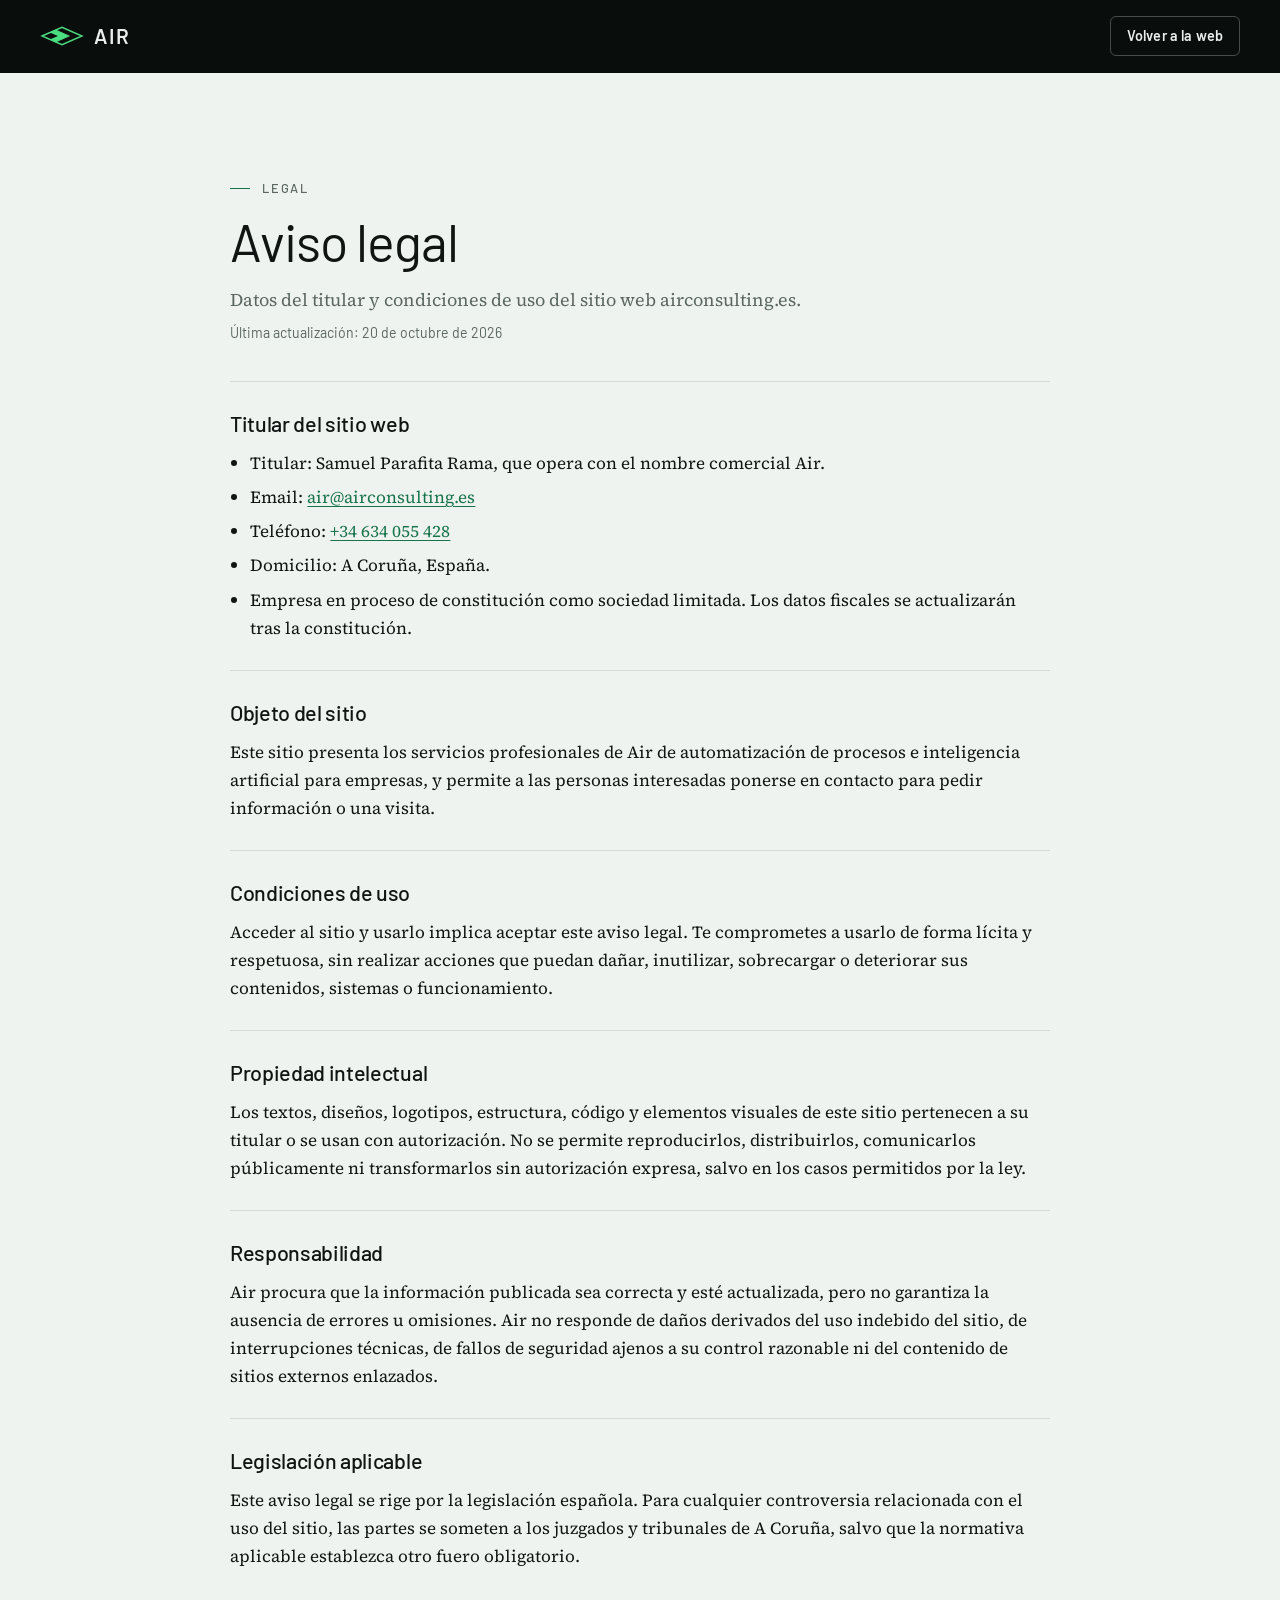
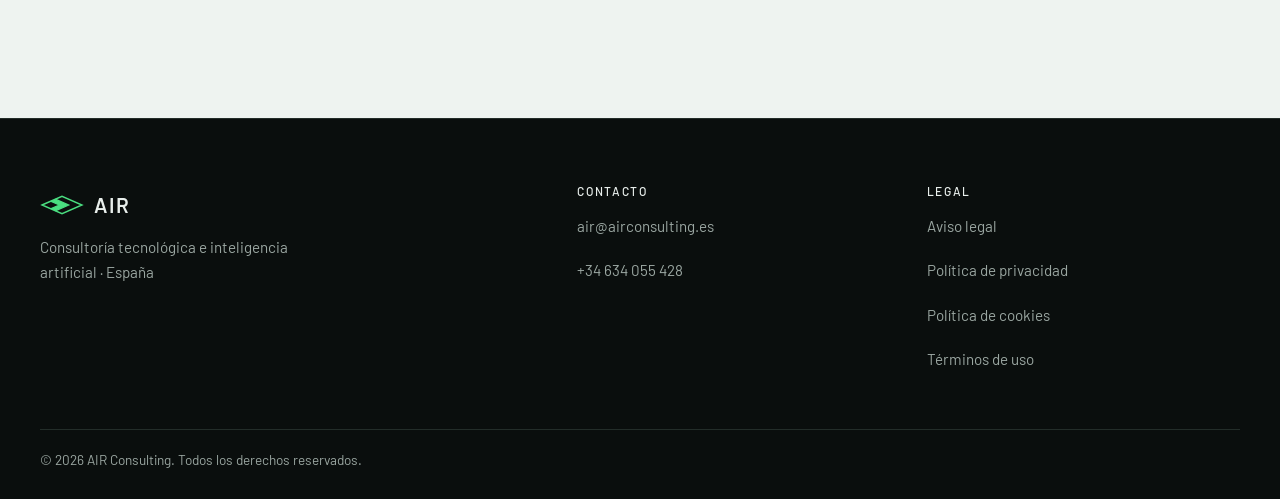
<file: aviso-legal.html>
<!DOCTYPE html>
<html lang="es">

<head>
  <meta charset="utf-8">
  <meta name="viewport" content="width=device-width, initial-scale=1">
  <title>Aviso legal | AIR</title>
  <meta name="description" content="Datos del titular y condiciones de uso del sitio web airconsulting.es.">
  <meta name="robots" content="noindex, follow">
  <meta name="theme-color" content="#0A0E0D">
  <link rel="icon" href="favicon.ico" sizes="48x48">
  <link rel="icon" href="assets/img/favicon.svg" type="image/svg+xml">
  <link rel="icon" href="assets/img/favicon-96.png" type="image/png" sizes="96x96">
  <link rel="icon" href="assets/img/favicon-192.png" type="image/png" sizes="192x192">
  <link rel="apple-touch-icon" href="assets/img/apple-touch-icon.png">
  <link rel="stylesheet" href="assets/css/main.css">
</head>

<body>
  <svg class="sprite" aria-hidden="true">
    <symbol id="air-mark" viewBox="-8 -5 176 80">
      <path d="M34.67 19.83 L53.33 11.67 L106.67 35 L53.33 58.33 L34.67 50.17 L69.33 35 Z" fill="currentColor" />
      <g fill="none" stroke="currentColor" stroke-linejoin="miter" stroke-miterlimit="4">
        <path d="M0 35 L80 0 L160 35 L80 70 Z" stroke-width="5.5" />
        <path d="M34.67 19.83 L69.33 35 L34.67 50.17" stroke-width="5" />
        <path d="M53.33 11.67 L106.67 35 L53.33 58.33" stroke-width="5" />
      </g>
    </symbol>
    <symbol id="i-arrow" viewBox="0 0 24 24">
      <path d="M5 12h14M13 6l6 6-6 6" fill="none" stroke="currentColor" stroke-width="1.8" stroke-linecap="round" stroke-linejoin="round" />
    </symbol>
    <symbol id="i-down" viewBox="0 0 24 24">
      <path d="M12 5v14M6 13l6 6 6-6" fill="none" stroke="currentColor" stroke-width="1.8" stroke-linecap="round" stroke-linejoin="round" />
    </symbol>
  </svg>

  <a class="skip" href="#main">Saltar al contenido</a>

  <header class="site-header" id="header">
    <div class="wrap nav">
      <a class="brand" href="index.html" aria-label="AIR, inicio">
        <svg aria-hidden="true"><use href="#air-mark" /></svg>
        <span>AIR</span>
      </a>
      <a class="btn btn--ghost btn--sm" href="index.html">Volver a la web</a>
    </div>
  </header>

  <main id="main" class="legal">
    <div class="wrap legal-doc">
      <p class="label">Legal</p>
      <h1>Aviso legal</h1>
      <p class="intro">Datos del titular y condiciones de uso del sitio web airconsulting.es.</p>
      <p class="updated">Última actualización: 20 de octubre de 2026</p>
      <section>
        <h2>Titular del sitio web</h2>
        <ul>
          <li>Titular: Samuel Parafita Rama, que opera con el nombre comercial Air.</li>
          <li>Email: <a href="mailto:air@airconsulting.es">air@airconsulting.es</a></li>
          <li>Teléfono: <a href="tel:+34634055428">+34&nbsp;634&nbsp;055&nbsp;428</a></li>
          <li>Domicilio: A Coruña, España.</li>
          <li>Empresa en proceso de constitución como sociedad limitada. Los datos fiscales se actualizarán tras la constitución.</li>
        </ul>
      </section>
      <section>
        <h2>Objeto del sitio</h2>
        <p>Este sitio presenta los servicios profesionales de Air de automatización de procesos e inteligencia artificial para empresas, y permite a las personas interesadas ponerse en contacto para pedir información o una visita.</p>
      </section>
      <section>
        <h2>Condiciones de uso</h2>
        <p>Acceder al sitio y usarlo implica aceptar este aviso legal. Te comprometes a usarlo de forma lícita y respetuosa, sin realizar acciones que puedan dañar, inutilizar, sobrecargar o deteriorar sus contenidos, sistemas o funcionamiento.</p>
      </section>
      <section>
        <h2>Propiedad intelectual</h2>
        <p>Los textos, diseños, logotipos, estructura, código y elementos visuales de este sitio pertenecen a su titular o se usan con autorización. No se permite reproducirlos, distribuirlos, comunicarlos públicamente ni transformarlos sin autorización expresa, salvo en los casos permitidos por la ley.</p>
      </section>
      <section>
        <h2>Responsabilidad</h2>
        <p>Air procura que la información publicada sea correcta y esté actualizada, pero no garantiza la ausencia de errores u omisiones. Air no responde de daños derivados del uso indebido del sitio, de interrupciones técnicas, de fallos de seguridad ajenos a su control razonable ni del contenido de sitios externos enlazados.</p>
      </section>
      <section>
        <h2>Legislación aplicable</h2>
        <p>Este aviso legal se rige por la legislación española. Para cualquier controversia relacionada con el uso del sitio, las partes se someten a los juzgados y tribunales de A Coruña, salvo que la normativa aplicable establezca otro fuero obligatorio.</p>
      </section>
    </div>
  </main>

  <footer class="site-footer">
    <div class="wrap footer-grid">
      <div class="footer-brand">
        <a class="brand" href="index.html" aria-label="AIR, inicio">
          <svg aria-hidden="true"><use href="#air-mark" /></svg>
          <span>AIR</span>
        </a>
        <p>Consultoría tecnológica e inteligencia artificial <span aria-hidden="true">·</span> España</p>
      </div>
      <div>
        <h2 class="footer-title">Contacto</h2>
        <ul>
          <li><a href="mailto:air@airconsulting.es">air@airconsulting.es</a></li>
          <li><a href="tel:+34634055428">+34&nbsp;634&nbsp;055&nbsp;428</a></li>
        </ul>
      </div>
      <div>
        <h2 class="footer-title">Legal</h2>
        <ul>
          <li><a href="aviso-legal.html">Aviso legal</a></li>
          <li><a href="privacidad.html">Política de privacidad</a></li>
          <li><a href="cookies.html">Política de cookies</a></li>
          <li><a href="terminos.html">Términos de uso</a></li>
        </ul>
      </div>
    </div>
    <div class="wrap footer-bottom rule-top">
      <p>© <span id="year">2026</span> AIR Consulting. Todos los derechos reservados.</p>
    </div>
  </footer>

  <script defer src="assets/js/site.js"></script>
</body>

</html>
</file>
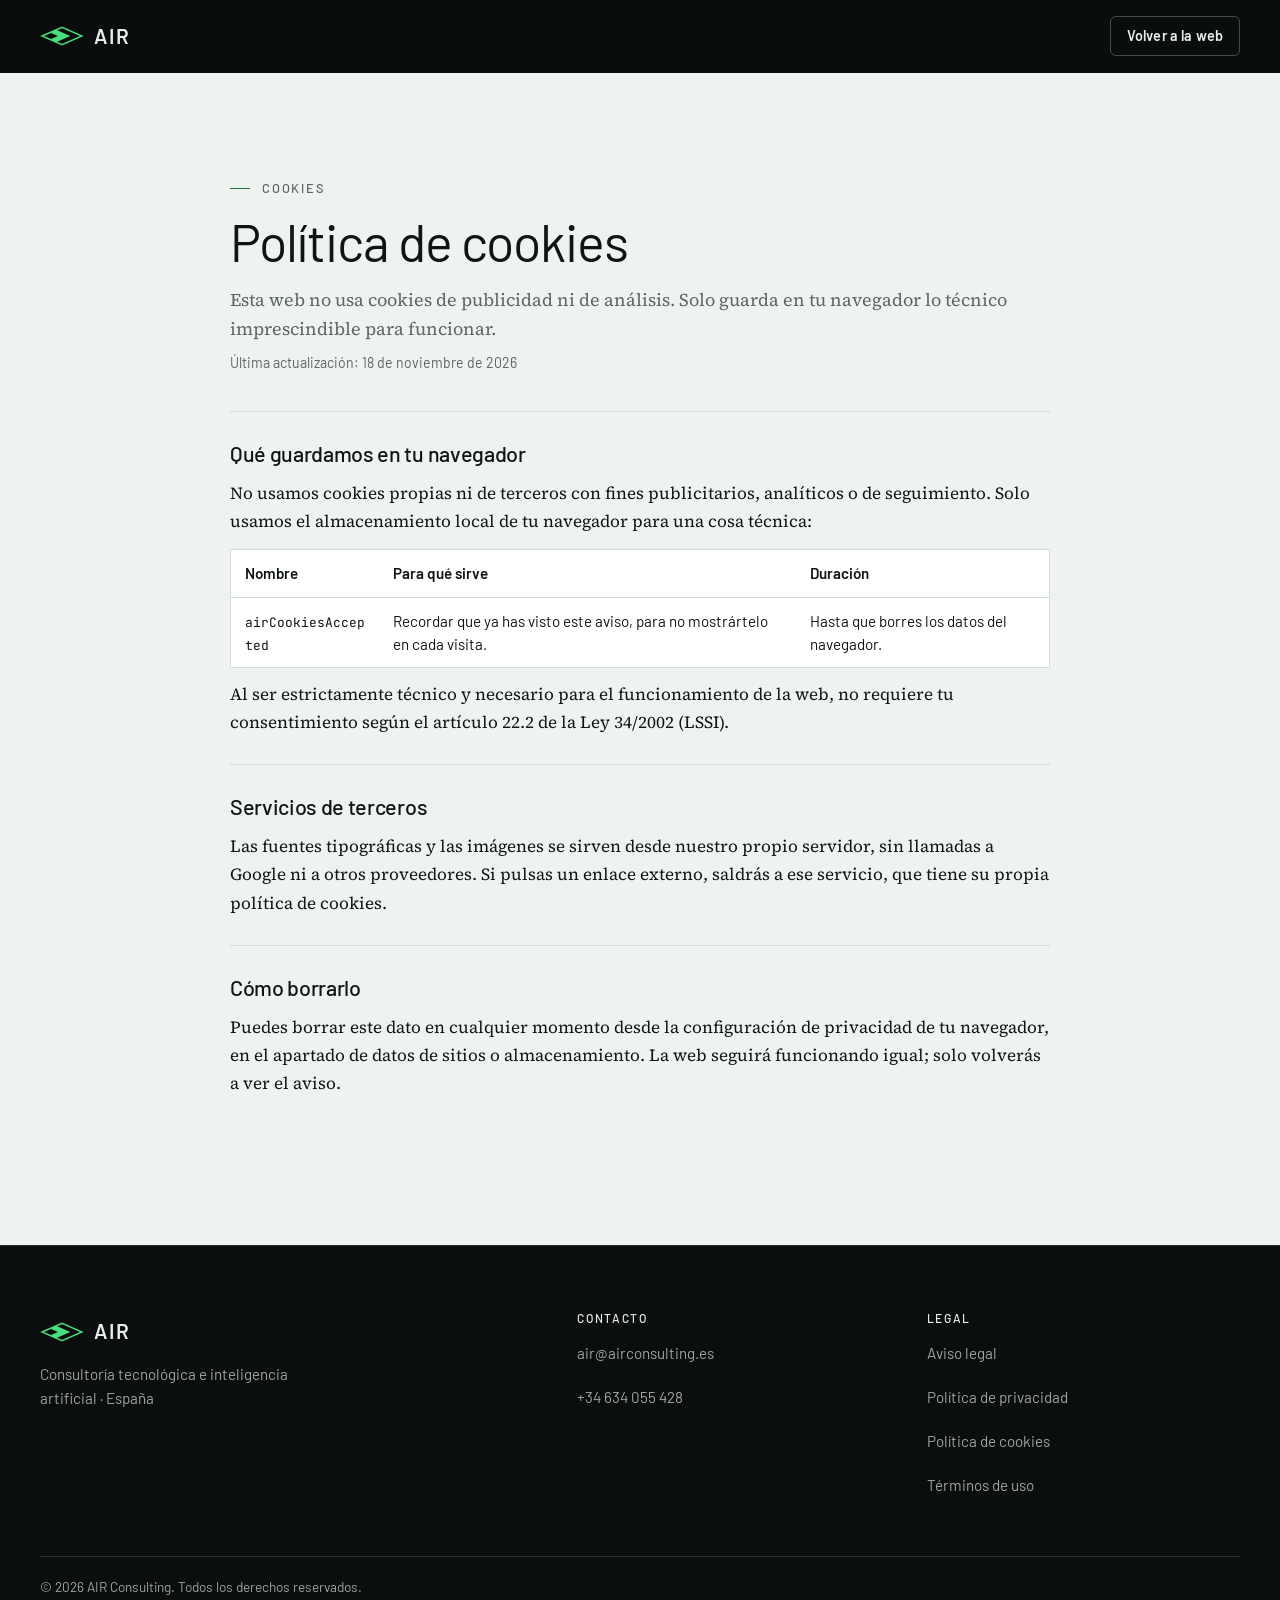
<file: cookies.html>
<!DOCTYPE html>
<html lang="es">

<head>
  <meta charset="utf-8">
  <meta name="viewport" content="width=device-width, initial-scale=1">
  <title>Política de cookies | AIR</title>
  <meta name="description" content="Esta web no usa cookies de publicidad ni de análisis. Solo guarda en tu navegador lo técnico imprescindible para funcionar.">
  <meta name="robots" content="noindex, follow">
  <meta name="theme-color" content="#0A0E0D">
  <link rel="icon" href="favicon.ico" sizes="48x48">
  <link rel="icon" href="assets/img/favicon.svg" type="image/svg+xml">
  <link rel="icon" href="assets/img/favicon-96.png" type="image/png" sizes="96x96">
  <link rel="icon" href="assets/img/favicon-192.png" type="image/png" sizes="192x192">
  <link rel="apple-touch-icon" href="assets/img/apple-touch-icon.png">
  <link rel="stylesheet" href="assets/css/main.css">
</head>

<body>
  <svg class="sprite" aria-hidden="true">
    <symbol id="air-mark" viewBox="-8 -5 176 80">
      <path d="M34.67 19.83 L53.33 11.67 L106.67 35 L53.33 58.33 L34.67 50.17 L69.33 35 Z" fill="currentColor" />
      <g fill="none" stroke="currentColor" stroke-linejoin="miter" stroke-miterlimit="4">
        <path d="M0 35 L80 0 L160 35 L80 70 Z" stroke-width="5.5" />
        <path d="M34.67 19.83 L69.33 35 L34.67 50.17" stroke-width="5" />
        <path d="M53.33 11.67 L106.67 35 L53.33 58.33" stroke-width="5" />
      </g>
    </symbol>
    <symbol id="i-arrow" viewBox="0 0 24 24">
      <path d="M5 12h14M13 6l6 6-6 6" fill="none" stroke="currentColor" stroke-width="1.8" stroke-linecap="round" stroke-linejoin="round" />
    </symbol>
    <symbol id="i-down" viewBox="0 0 24 24">
      <path d="M12 5v14M6 13l6 6 6-6" fill="none" stroke="currentColor" stroke-width="1.8" stroke-linecap="round" stroke-linejoin="round" />
    </symbol>
  </svg>

  <a class="skip" href="#main">Saltar al contenido</a>

  <header class="site-header" id="header">
    <div class="wrap nav">
      <a class="brand" href="index.html" aria-label="AIR, inicio">
        <svg aria-hidden="true"><use href="#air-mark" /></svg>
        <span>AIR</span>
      </a>
      <a class="btn btn--ghost btn--sm" href="index.html">Volver a la web</a>
    </div>
  </header>

  <main id="main" class="legal">
    <div class="wrap legal-doc">
      <p class="label">Cookies</p>
      <h1>Política de cookies</h1>
      <p class="intro">Esta web no usa cookies de publicidad ni de análisis. Solo guarda en tu navegador lo técnico imprescindible para funcionar.</p>
      <p class="updated">Última actualización: 18 de noviembre de 2026</p>
      <section>
        <h2>Qué guardamos en tu navegador</h2>
        <p>No usamos cookies propias ni de terceros con fines publicitarios, analíticos o de seguimiento. Solo usamos el almacenamiento local de tu navegador para una cosa técnica:</p>
        <table>
          <thead><tr><th>Nombre</th><th>Para qué sirve</th><th>Duración</th></tr></thead>
          <tbody>
            <tr><td><code>airCookiesAccepted</code></td><td>Recordar que ya has visto este aviso, para no mostrártelo en cada visita.</td><td>Hasta que borres los datos del navegador.</td></tr>
          </tbody>
        </table>
        <p>Al ser estrictamente técnico y necesario para el funcionamiento de la web, no requiere tu consentimiento según el artículo 22.2 de la Ley 34/2002 (LSSI).</p>
      </section>
      <section>
        <h2>Servicios de terceros</h2>
        <p>Las fuentes tipográficas y las imágenes se sirven desde nuestro propio servidor, sin llamadas a Google ni a otros proveedores. Si pulsas un enlace externo, saldrás a ese servicio, que tiene su propia política de cookies.</p>
      </section>
      <section>
        <h2>Cómo borrarlo</h2>
        <p>Puedes borrar este dato en cualquier momento desde la configuración de privacidad de tu navegador, en el apartado de datos de sitios o almacenamiento. La web seguirá funcionando igual; solo volverás a ver el aviso.</p>
      </section>
    </div>
  </main>

  <footer class="site-footer">
    <div class="wrap footer-grid">
      <div class="footer-brand">
        <a class="brand" href="index.html" aria-label="AIR, inicio">
          <svg aria-hidden="true"><use href="#air-mark" /></svg>
          <span>AIR</span>
        </a>
        <p>Consultoría tecnológica e inteligencia artificial <span aria-hidden="true">·</span> España</p>
      </div>
      <div>
        <h2 class="footer-title">Contacto</h2>
        <ul>
          <li><a href="mailto:air@airconsulting.es">air@airconsulting.es</a></li>
          <li><a href="tel:+34634055428">+34&nbsp;634&nbsp;055&nbsp;428</a></li>
        </ul>
      </div>
      <div>
        <h2 class="footer-title">Legal</h2>
        <ul>
          <li><a href="aviso-legal.html">Aviso legal</a></li>
          <li><a href="privacidad.html">Política de privacidad</a></li>
          <li><a href="cookies.html">Política de cookies</a></li>
          <li><a href="terminos.html">Términos de uso</a></li>
        </ul>
      </div>
    </div>
    <div class="wrap footer-bottom rule-top">
      <p>© <span id="year">2026</span> AIR Consulting. Todos los derechos reservados.</p>
    </div>
  </footer>

  <script defer src="assets/js/site.js"></script>
</body>

</html>
</file>
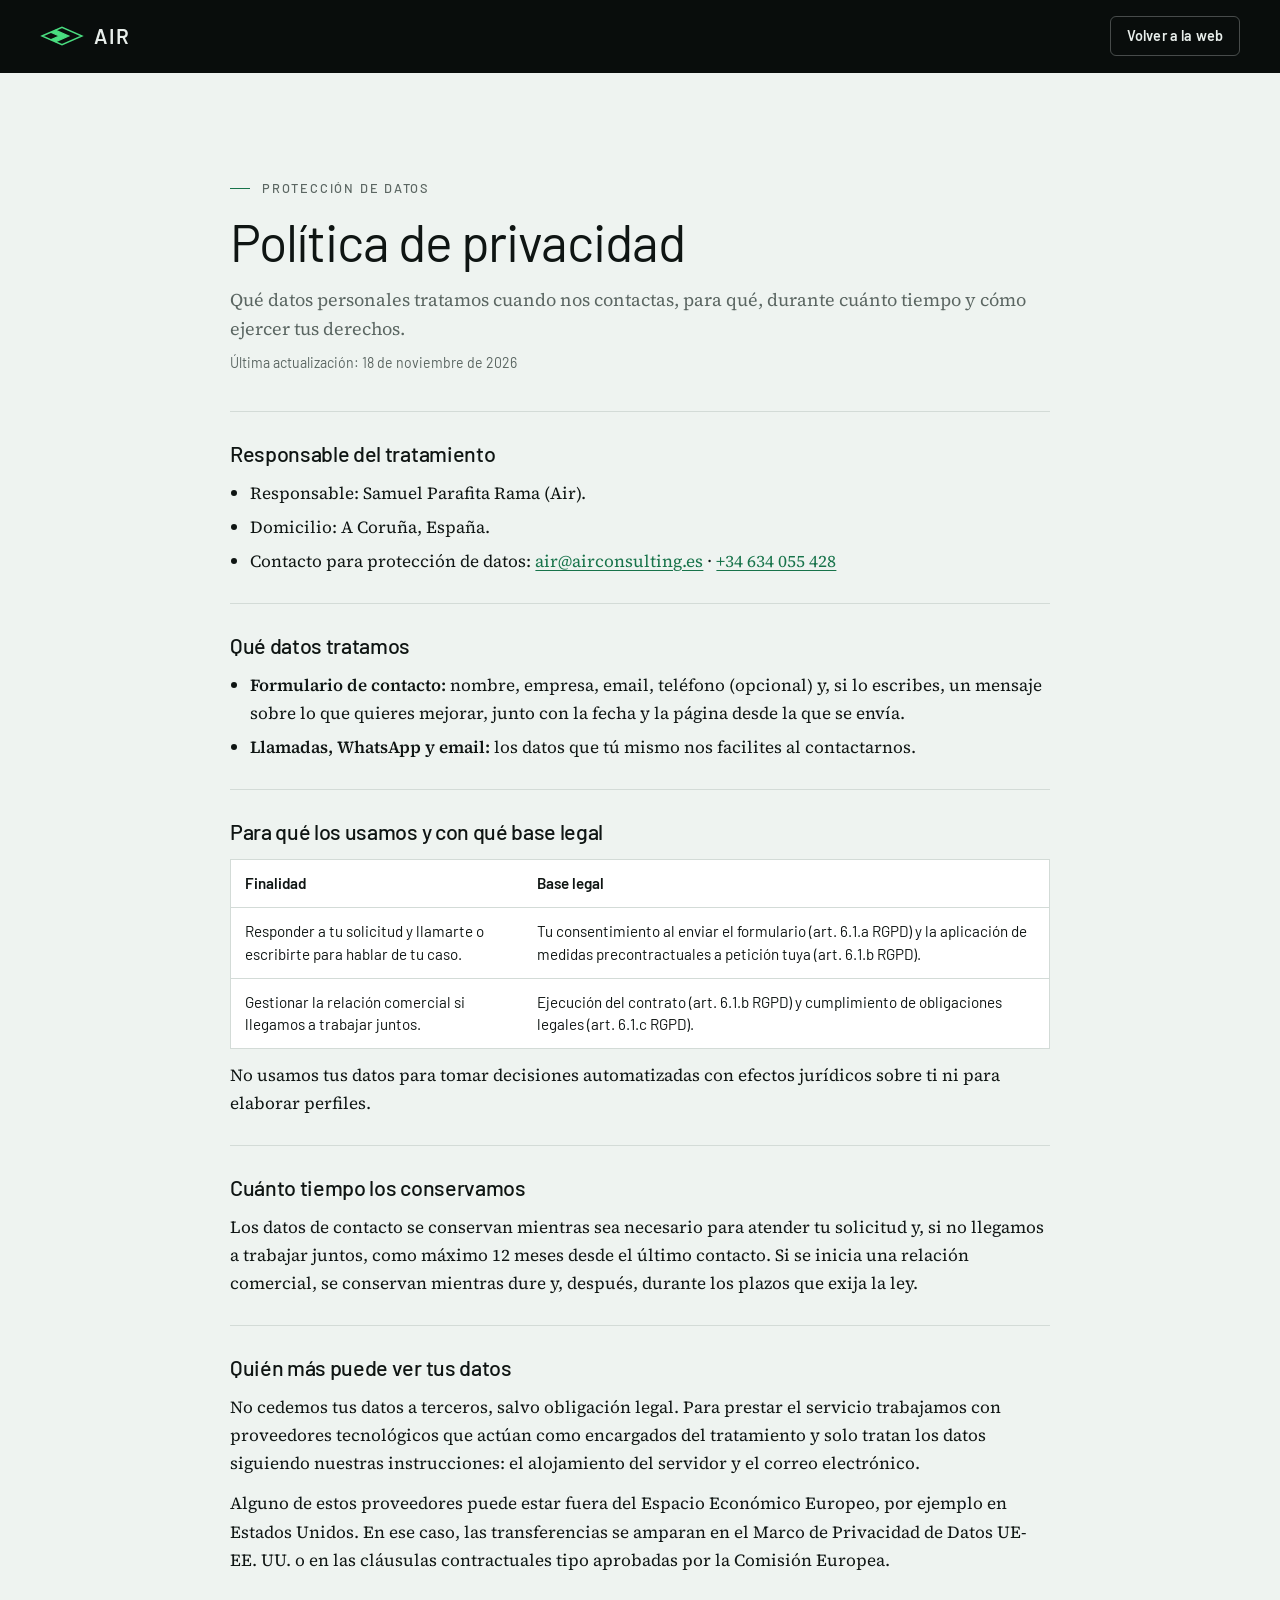
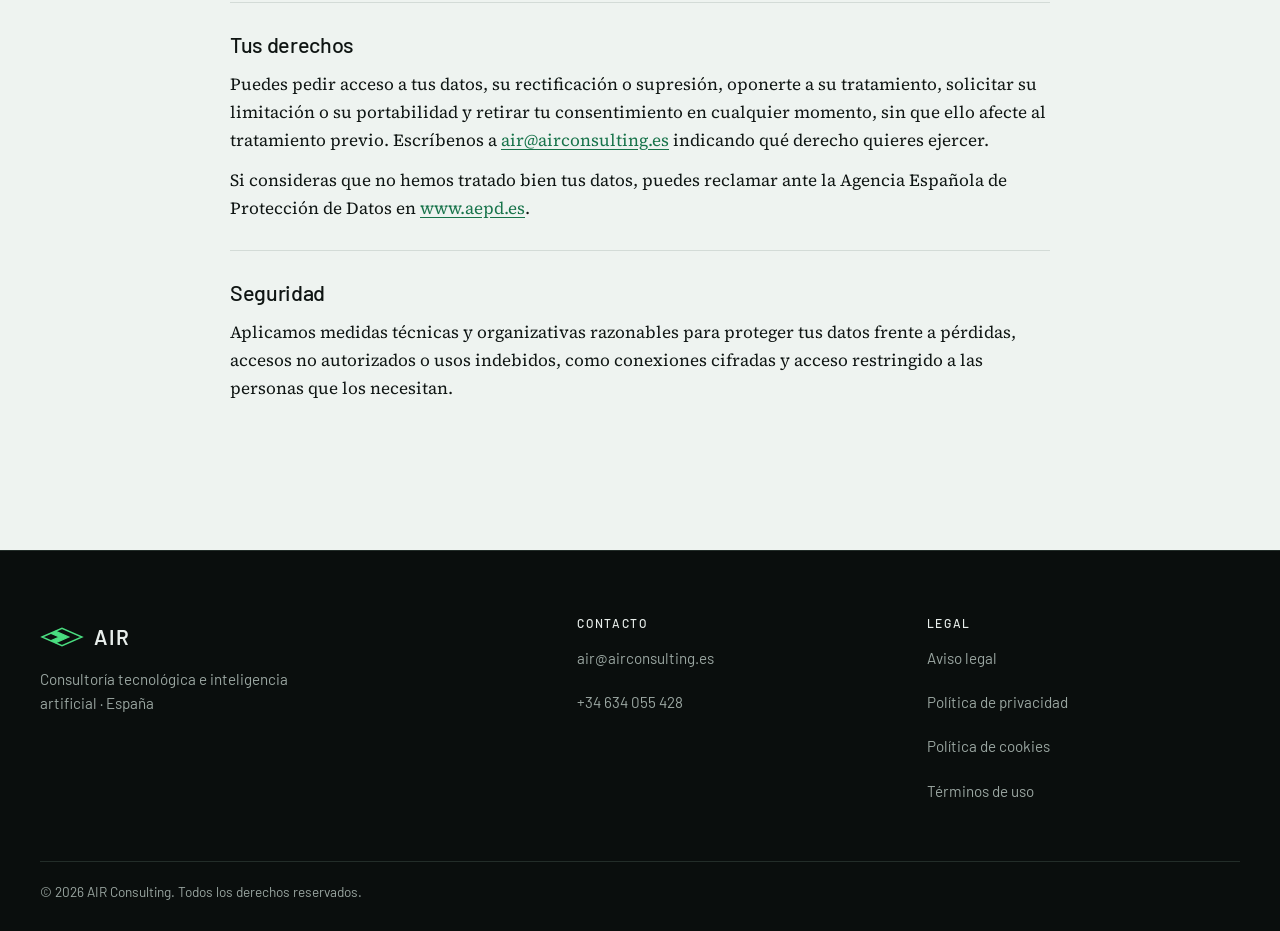
<file: privacidad.html>
<!DOCTYPE html>
<html lang="es">

<head>
  <meta charset="utf-8">
  <meta name="viewport" content="width=device-width, initial-scale=1">
  <title>Política de privacidad | AIR</title>
  <meta name="description" content="Qué datos personales tratamos cuando nos contactas, para qué, durante cuánto tiempo y cómo ejercer tus derechos.">
  <meta name="robots" content="noindex, follow">
  <meta name="theme-color" content="#0A0E0D">
  <link rel="icon" href="favicon.ico" sizes="48x48">
  <link rel="icon" href="assets/img/favicon.svg" type="image/svg+xml">
  <link rel="icon" href="assets/img/favicon-96.png" type="image/png" sizes="96x96">
  <link rel="icon" href="assets/img/favicon-192.png" type="image/png" sizes="192x192">
  <link rel="apple-touch-icon" href="assets/img/apple-touch-icon.png">
  <link rel="stylesheet" href="assets/css/main.css">
</head>

<body>
  <svg class="sprite" aria-hidden="true">
    <symbol id="air-mark" viewBox="-8 -5 176 80">
      <path d="M34.67 19.83 L53.33 11.67 L106.67 35 L53.33 58.33 L34.67 50.17 L69.33 35 Z" fill="currentColor" />
      <g fill="none" stroke="currentColor" stroke-linejoin="miter" stroke-miterlimit="4">
        <path d="M0 35 L80 0 L160 35 L80 70 Z" stroke-width="5.5" />
        <path d="M34.67 19.83 L69.33 35 L34.67 50.17" stroke-width="5" />
        <path d="M53.33 11.67 L106.67 35 L53.33 58.33" stroke-width="5" />
      </g>
    </symbol>
    <symbol id="i-arrow" viewBox="0 0 24 24">
      <path d="M5 12h14M13 6l6 6-6 6" fill="none" stroke="currentColor" stroke-width="1.8" stroke-linecap="round" stroke-linejoin="round" />
    </symbol>
    <symbol id="i-down" viewBox="0 0 24 24">
      <path d="M12 5v14M6 13l6 6 6-6" fill="none" stroke="currentColor" stroke-width="1.8" stroke-linecap="round" stroke-linejoin="round" />
    </symbol>
  </svg>

  <a class="skip" href="#main">Saltar al contenido</a>

  <header class="site-header" id="header">
    <div class="wrap nav">
      <a class="brand" href="index.html" aria-label="AIR, inicio">
        <svg aria-hidden="true"><use href="#air-mark" /></svg>
        <span>AIR</span>
      </a>
      <a class="btn btn--ghost btn--sm" href="index.html">Volver a la web</a>
    </div>
  </header>

  <main id="main" class="legal">
    <div class="wrap legal-doc">
      <p class="label">Protección de datos</p>
      <h1>Política de privacidad</h1>
      <p class="intro">Qué datos personales tratamos cuando nos contactas, para qué, durante cuánto tiempo y cómo ejercer tus derechos.</p>
      <p class="updated">Última actualización: 18 de noviembre de 2026</p>
      <section>
        <h2>Responsable del tratamiento</h2>
        <ul>
          <li>Responsable: Samuel Parafita Rama (Air).</li>
          <li>Domicilio: A Coruña, España.</li>
          <li>Contacto para protección de datos: <a href="mailto:air@airconsulting.es">air@airconsulting.es</a> · <a href="tel:+34634055428">+34&nbsp;634&nbsp;055&nbsp;428</a></li>
        </ul>
      </section>
      <section>
        <h2>Qué datos tratamos</h2>
        <ul>
          <li><strong>Formulario de contacto:</strong> nombre, empresa, email, teléfono (opcional) y, si lo escribes, un mensaje sobre lo que quieres mejorar, junto con la fecha y la página desde la que se envía.</li>
          <li><strong>Llamadas, WhatsApp y email:</strong> los datos que tú mismo nos facilites al contactarnos.</li>
        </ul>
      </section>
      <section>
        <h2>Para qué los usamos y con qué base legal</h2>
        <table>
          <thead><tr><th>Finalidad</th><th>Base legal</th></tr></thead>
          <tbody>
            <tr><td>Responder a tu solicitud y llamarte o escribirte para hablar de tu caso.</td><td>Tu consentimiento al enviar el formulario (art. 6.1.a RGPD) y la aplicación de medidas precontractuales a petición tuya (art. 6.1.b RGPD).</td></tr>
            <tr><td>Gestionar la relación comercial si llegamos a trabajar juntos.</td><td>Ejecución del contrato (art. 6.1.b RGPD) y cumplimiento de obligaciones legales (art. 6.1.c RGPD).</td></tr>
          </tbody>
        </table>
        <p>No usamos tus datos para tomar decisiones automatizadas con efectos jurídicos sobre ti ni para elaborar perfiles.</p>
      </section>
      <section>
        <h2>Cuánto tiempo los conservamos</h2>
        <p>Los datos de contacto se conservan mientras sea necesario para atender tu solicitud y, si no llegamos a trabajar juntos, como máximo 12 meses desde el último contacto. Si se inicia una relación comercial, se conservan mientras dure y, después, durante los plazos que exija la ley.</p>
      </section>
      <section>
        <h2>Quién más puede ver tus datos</h2>
        <p>No cedemos tus datos a terceros, salvo obligación legal. Para prestar el servicio trabajamos con proveedores tecnológicos que actúan como encargados del tratamiento y solo tratan los datos siguiendo nuestras instrucciones: el alojamiento del servidor y el correo electrónico.</p>
        <p>Alguno de estos proveedores puede estar fuera del Espacio Económico Europeo, por ejemplo en Estados Unidos. En ese caso, las transferencias se amparan en el Marco de Privacidad de Datos UE-EE. UU. o en las cláusulas contractuales tipo aprobadas por la Comisión Europea.</p>
      </section>
      <section>
        <h2>Tus derechos</h2>
        <p>Puedes pedir acceso a tus datos, su rectificación o supresión, oponerte a su tratamiento, solicitar su limitación o su portabilidad y retirar tu consentimiento en cualquier momento, sin que ello afecte al tratamiento previo. Escríbenos a <a href="mailto:air@airconsulting.es">air@airconsulting.es</a> indicando qué derecho quieres ejercer.</p>
        <p>Si consideras que no hemos tratado bien tus datos, puedes reclamar ante la Agencia Española de Protección de Datos en <a href="https://www.aepd.es" target="_blank" rel="noopener">www.aepd.es</a>.</p>
      </section>
      <section>
        <h2>Seguridad</h2>
        <p>Aplicamos medidas técnicas y organizativas razonables para proteger tus datos frente a pérdidas, accesos no autorizados o usos indebidos, como conexiones cifradas y acceso restringido a las personas que los necesitan.</p>
      </section>
    </div>
  </main>

  <footer class="site-footer">
    <div class="wrap footer-grid">
      <div class="footer-brand">
        <a class="brand" href="index.html" aria-label="AIR, inicio">
          <svg aria-hidden="true"><use href="#air-mark" /></svg>
          <span>AIR</span>
        </a>
        <p>Consultoría tecnológica e inteligencia artificial <span aria-hidden="true">·</span> España</p>
      </div>
      <div>
        <h2 class="footer-title">Contacto</h2>
        <ul>
          <li><a href="mailto:air@airconsulting.es">air@airconsulting.es</a></li>
          <li><a href="tel:+34634055428">+34&nbsp;634&nbsp;055&nbsp;428</a></li>
        </ul>
      </div>
      <div>
        <h2 class="footer-title">Legal</h2>
        <ul>
          <li><a href="aviso-legal.html">Aviso legal</a></li>
          <li><a href="privacidad.html">Política de privacidad</a></li>
          <li><a href="cookies.html">Política de cookies</a></li>
          <li><a href="terminos.html">Términos de uso</a></li>
        </ul>
      </div>
    </div>
    <div class="wrap footer-bottom rule-top">
      <p>© <span id="year">2026</span> AIR Consulting. Todos los derechos reservados.</p>
    </div>
  </footer>

  <script defer src="assets/js/site.js"></script>
</body>

</html>
</file>
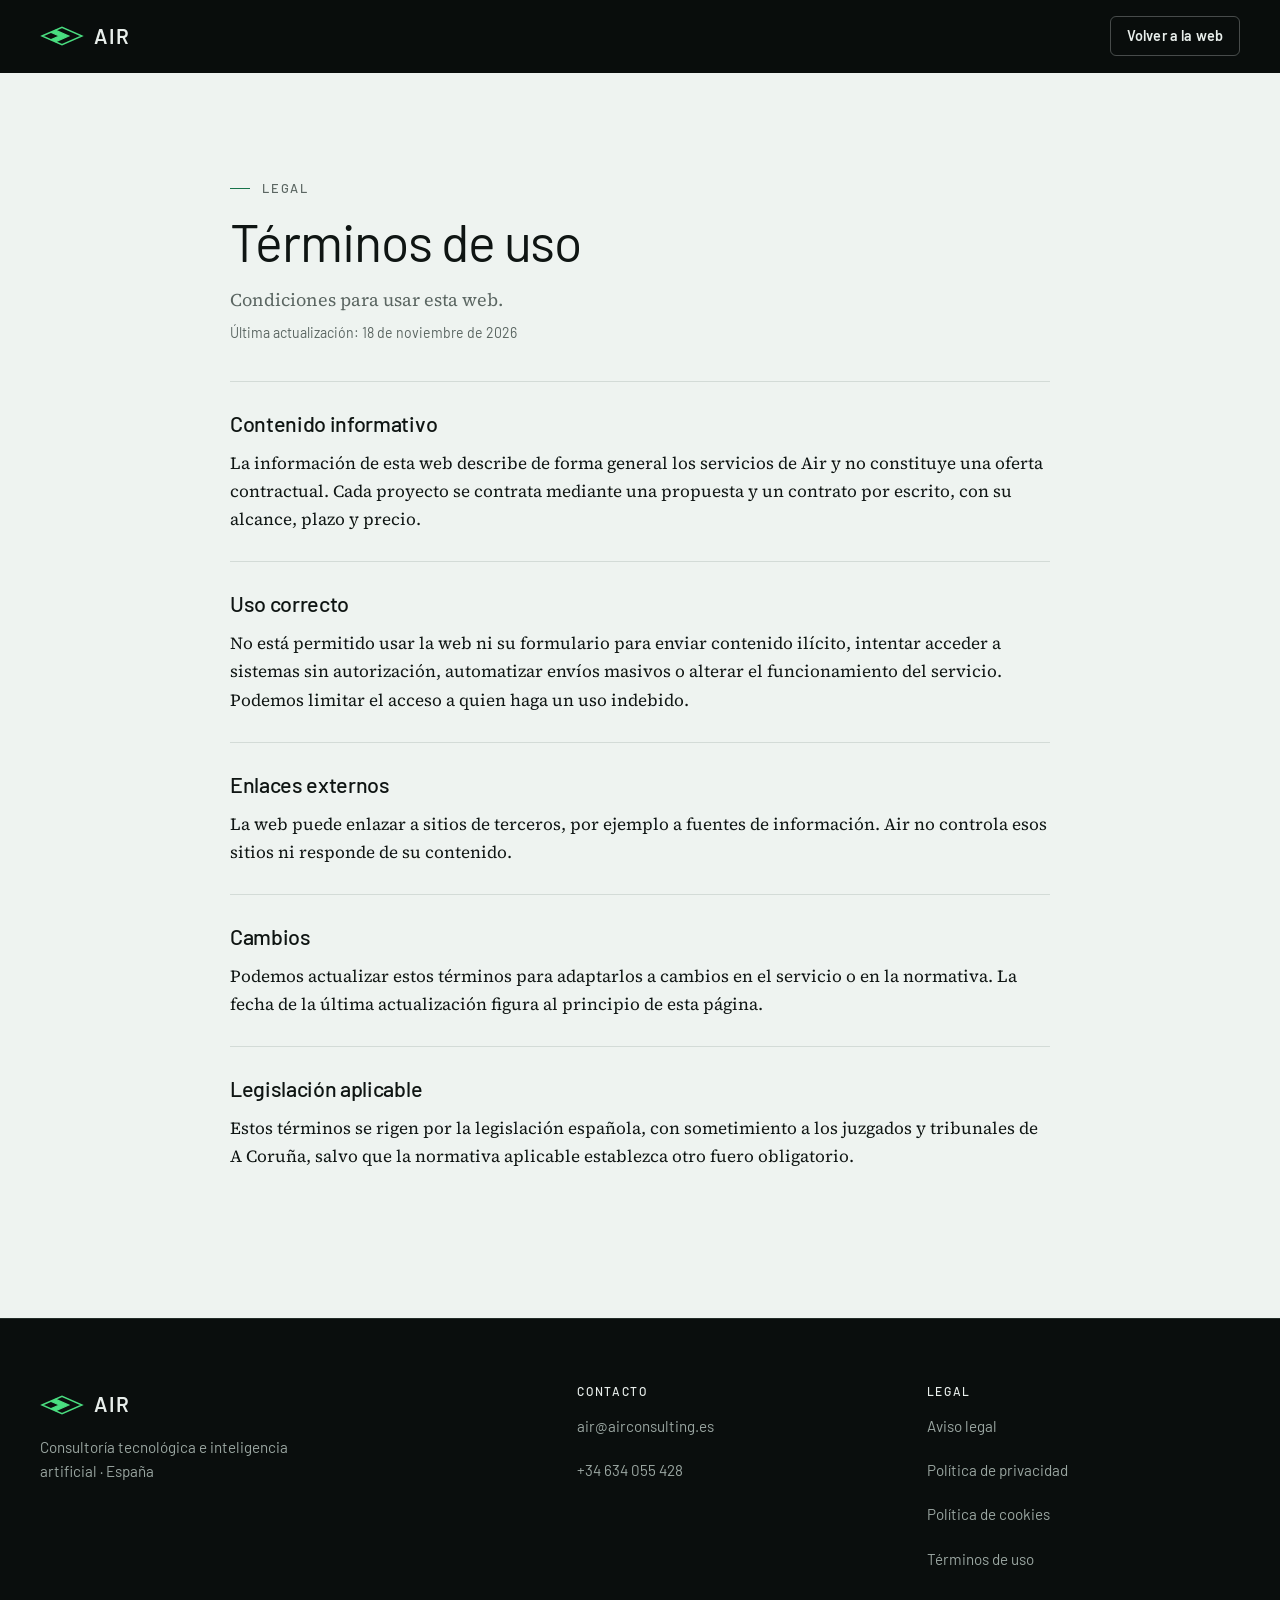
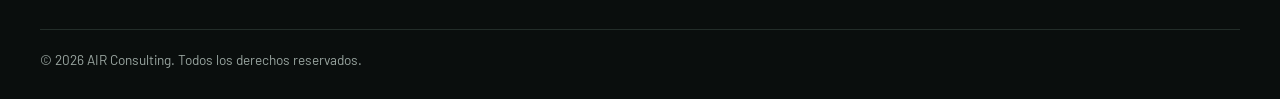
<file: terminos.html>
<!DOCTYPE html>
<html lang="es">

<head>
  <meta charset="utf-8">
  <meta name="viewport" content="width=device-width, initial-scale=1">
  <title>Términos de uso | AIR</title>
  <meta name="description" content="Condiciones para usar esta web.">
  <meta name="robots" content="noindex, follow">
  <meta name="theme-color" content="#0A0E0D">
  <link rel="icon" href="favicon.ico" sizes="48x48">
  <link rel="icon" href="assets/img/favicon.svg" type="image/svg+xml">
  <link rel="icon" href="assets/img/favicon-96.png" type="image/png" sizes="96x96">
  <link rel="icon" href="assets/img/favicon-192.png" type="image/png" sizes="192x192">
  <link rel="apple-touch-icon" href="assets/img/apple-touch-icon.png">
  <link rel="stylesheet" href="assets/css/main.css">
</head>

<body>
  <svg class="sprite" aria-hidden="true">
    <symbol id="air-mark" viewBox="-8 -5 176 80">
      <path d="M34.67 19.83 L53.33 11.67 L106.67 35 L53.33 58.33 L34.67 50.17 L69.33 35 Z" fill="currentColor" />
      <g fill="none" stroke="currentColor" stroke-linejoin="miter" stroke-miterlimit="4">
        <path d="M0 35 L80 0 L160 35 L80 70 Z" stroke-width="5.5" />
        <path d="M34.67 19.83 L69.33 35 L34.67 50.17" stroke-width="5" />
        <path d="M53.33 11.67 L106.67 35 L53.33 58.33" stroke-width="5" />
      </g>
    </symbol>
    <symbol id="i-arrow" viewBox="0 0 24 24">
      <path d="M5 12h14M13 6l6 6-6 6" fill="none" stroke="currentColor" stroke-width="1.8" stroke-linecap="round" stroke-linejoin="round" />
    </symbol>
    <symbol id="i-down" viewBox="0 0 24 24">
      <path d="M12 5v14M6 13l6 6 6-6" fill="none" stroke="currentColor" stroke-width="1.8" stroke-linecap="round" stroke-linejoin="round" />
    </symbol>
  </svg>

  <a class="skip" href="#main">Saltar al contenido</a>

  <header class="site-header" id="header">
    <div class="wrap nav">
      <a class="brand" href="index.html" aria-label="AIR, inicio">
        <svg aria-hidden="true"><use href="#air-mark" /></svg>
        <span>AIR</span>
      </a>
      <a class="btn btn--ghost btn--sm" href="index.html">Volver a la web</a>
    </div>
  </header>

  <main id="main" class="legal">
    <div class="wrap legal-doc">
      <p class="label">Legal</p>
      <h1>Términos de uso</h1>
      <p class="intro">Condiciones para usar esta web.</p>
      <p class="updated">Última actualización: 18 de noviembre de 2026</p>
      <section>
        <h2>Contenido informativo</h2>
        <p>La información de esta web describe de forma general los servicios de Air y no constituye una oferta contractual. Cada proyecto se contrata mediante una propuesta y un contrato por escrito, con su alcance, plazo y precio.</p>
      </section>
      <section>
        <h2>Uso correcto</h2>
        <p>No está permitido usar la web ni su formulario para enviar contenido ilícito, intentar acceder a sistemas sin autorización, automatizar envíos masivos o alterar el funcionamiento del servicio. Podemos limitar el acceso a quien haga un uso indebido.</p>
      </section>
      <section>
        <h2>Enlaces externos</h2>
        <p>La web puede enlazar a sitios de terceros, por ejemplo a fuentes de información. Air no controla esos sitios ni responde de su contenido.</p>
      </section>
      <section>
        <h2>Cambios</h2>
        <p>Podemos actualizar estos términos para adaptarlos a cambios en el servicio o en la normativa. La fecha de la última actualización figura al principio de esta página.</p>
      </section>
      <section>
        <h2>Legislación aplicable</h2>
        <p>Estos términos se rigen por la legislación española, con sometimiento a los juzgados y tribunales de A Coruña, salvo que la normativa aplicable establezca otro fuero obligatorio.</p>
      </section>
    </div>
  </main>

  <footer class="site-footer">
    <div class="wrap footer-grid">
      <div class="footer-brand">
        <a class="brand" href="index.html" aria-label="AIR, inicio">
          <svg aria-hidden="true"><use href="#air-mark" /></svg>
          <span>AIR</span>
        </a>
        <p>Consultoría tecnológica e inteligencia artificial <span aria-hidden="true">·</span> España</p>
      </div>
      <div>
        <h2 class="footer-title">Contacto</h2>
        <ul>
          <li><a href="mailto:air@airconsulting.es">air@airconsulting.es</a></li>
          <li><a href="tel:+34634055428">+34&nbsp;634&nbsp;055&nbsp;428</a></li>
        </ul>
      </div>
      <div>
        <h2 class="footer-title">Legal</h2>
        <ul>
          <li><a href="aviso-legal.html">Aviso legal</a></li>
          <li><a href="privacidad.html">Política de privacidad</a></li>
          <li><a href="cookies.html">Política de cookies</a></li>
          <li><a href="terminos.html">Términos de uso</a></li>
        </ul>
      </div>
    </div>
    <div class="wrap footer-bottom rule-top">
      <p>© <span id="year">2026</span> AIR Consulting. Todos los derechos reservados.</p>
    </div>
  </footer>

  <script defer src="assets/js/site.js"></script>
</body>

</html>
</file>
<file: assets/css/main.css>
/* ==========================================================================
   AIR · Hoja de estilos común
   Orden: fuentes · tokens · base · utilidades · componentes · cabecera ·
   secciones de la portada · demos · formulario · pie · legales · movimiento
   ========================================================================== */

/* ── Fuentes (alojadas en la propia web, subconjunto latino) ── */
@font-face { font-family: "Barlow"; src: url("../fonts/barlow-200.woff2") format("woff2"); font-weight: 200; font-style: normal; font-display: swap; }
@font-face { font-family: "Barlow"; src: url("../fonts/barlow-300.woff2") format("woff2"); font-weight: 300; font-style: normal; font-display: swap; }
@font-face { font-family: "Barlow"; src: url("../fonts/barlow-400.woff2") format("woff2"); font-weight: 400; font-style: normal; font-display: swap; }
@font-face { font-family: "Barlow"; src: url("../fonts/barlow-500.woff2") format("woff2"); font-weight: 500; font-style: normal; font-display: swap; }
@font-face { font-family: "Barlow"; src: url("../fonts/barlow-600.woff2") format("woff2"); font-weight: 600; font-style: normal; font-display: swap; }
@font-face { font-family: "Source Serif 4"; src: url("../fonts/source-serif-4.woff2") format("woff2"); font-weight: 200 900; font-style: normal; font-display: swap; }
@font-face { font-family: "Source Serif 4"; src: url("../fonts/source-serif-4-italic.woff2") format("woff2"); font-weight: 200 900; font-style: italic; font-display: swap; }
@font-face { font-family: "JetBrains Mono"; src: url("../fonts/jetbrains-mono-400.woff2") format("woff2"); font-weight: 400; font-style: normal; font-display: swap; }
@font-face { font-family: "JetBrains Mono"; src: url("../fonts/jetbrains-mono-500.woff2") format("woff2"); font-weight: 500; font-style: normal; font-display: swap; }

/* ── Tokens ── */
:root {
  color-scheme: dark;
  --bg: #0A0E0D;
  --surface: #0F1513;
  --surface-2: #151C19;
  --line: #232D29;
  --line-strong: #34413B;
  --text: #E8EEEB;
  --text-2: #C5CEC9;
  --muted: #9AA6A1;
  --paper: #EEF3F0;
  --paper-card: #FFFFFF;
  --paper-line: #D3DBD7;
  --ink: #0F1513;
  --ink-muted: #5B6662;
  --green: #4ADE80;
  --green-mid: #2FBF68;
  --green-dark: #17734A;
  --on-green: #06130C;
  --danger: #F87171;
  --amber: #FBBF24;

  --f-display: "Barlow", system-ui, -apple-system, "Segoe UI", sans-serif;
  --f-text: "Source Serif 4", Georgia, "Times New Roman", serif;
  --f-mono: "JetBrains Mono", ui-monospace, "Cascadia Mono", Consolas, monospace;

  --max: 1200px;
  --gutter: 20px;
  /* Radios: marcas mínimas · etiquetas · controles · tarjetas y paneles · contenedores grandes */
  --r-xs: 3px;
  --r-sm: 4px;
  --radius: 6px;
  --r-lg: 8px;
  --r-xl: 12px;
  --header-h: 72px;
  --ease: cubic-bezier(.2, .7, .2, 1);
}

@media (min-width: 768px) {
  :root { --gutter: 32px; }
}

/* ── Base ── */
*, *::before, *::after { box-sizing: border-box; }

html {
  font-size: 100%;
  scroll-behavior: smooth;
  scroll-padding-top: calc(var(--header-h) + 16px);
  -webkit-text-size-adjust: 100%;
  text-size-adjust: 100%;
}

body {
  margin: 0;
  background: var(--bg);
  color: var(--text);
  font: 400 1.0625rem/1.65 var(--f-text);
  -webkit-font-smoothing: antialiased;
  -moz-osx-font-smoothing: grayscale;
  text-rendering: optimizeLegibility;
}

h1, h2, h3, h4 {
  margin: 0;
  font-family: var(--f-display);
  font-weight: 500;
  line-height: 1.1;
  letter-spacing: -0.015em;
  text-wrap: balance;
}

p, ul, ol, dl, dd, figure { margin: 0; }
p { text-wrap: pretty; }
ul, ol { padding: 0; list-style: none; }
img, svg, canvas, picture { display: block; max-width: 100%; }
img { height: auto; }
a { color: inherit; text-underline-offset: 3px; }
button, input, textarea, select { font: inherit; color: inherit; }
button { cursor: pointer; }
[hidden] { display: none !important; }
::selection { background: rgba(74, 222, 128, .3); color: var(--text); }

:focus-visible {
  outline: 2px solid var(--green);
  outline-offset: 3px;
  border-radius: 2px;
}

.band--paper :focus-visible,
.legal :focus-visible { outline-color: var(--green-dark); }

/* ── Utilidades ── */
.wrap {
  width: 100%;
  max-width: calc(var(--max) + var(--gutter) * 2);
  margin-inline: auto;
  padding-inline: var(--gutter);
}

.sprite { position: absolute; width: 0; height: 0; overflow: hidden; }

.skip {
  position: absolute;
  left: 12px;
  top: -100px;
  z-index: 200;
  padding: 10px 16px;
  background: var(--green);
  color: var(--on-green);
  font: 600 .95rem var(--f-display);
  border-radius: var(--radius);
  text-decoration: none;
}

.skip:focus { top: 12px; }

.label {
  display: inline-flex;
  align-items: center;
  gap: 12px;
  font: 500 .8rem/1.2 var(--f-display);
  letter-spacing: .14em;
  text-transform: uppercase;
  color: var(--muted);
}

.label::before {
  content: "";
  width: 20px;
  height: 1px;
  background: var(--green);
}

.label-n { color: var(--green); margin-right: 2px; }

h2 {
  font-size: clamp(2rem, 4.5vw, 3.25rem);
  line-height: 1.06;
  max-width: 18ch;
}

.lead {
  font-size: clamp(1.06rem, 1.4vw, 1.2rem);
  line-height: 1.6;
  color: var(--muted);
  max-width: 54ch;
}

/* ── Botones ── */
.btn {
  display: inline-flex;
  align-items: center;
  justify-content: center;
  gap: 10px;
  min-height: 48px;
  padding: 12px 22px;
  border: 1px solid transparent;
  border-radius: var(--radius);
  font: 600 .98rem/1.1 var(--f-display);
  letter-spacing: .01em;
  text-decoration: none;
  white-space: nowrap;
  transition: background-color .2s ease, border-color .2s ease, color .2s ease, transform .1s ease;
}

.btn:active { transform: translateY(1px); }

.btn svg { width: 18px; height: 18px; flex: none; transition: transform .25s var(--ease); }
.btn:hover svg { transform: translateX(3px); }

.btn--primary { background: var(--green); color: var(--on-green); }
.btn--primary:hover { background: #6EE7A1; }
.btn--primary:disabled { background: var(--line-strong); color: var(--muted); cursor: default; }

.btn--ghost { border-color: rgba(232, 238, 235, .28); color: var(--text); background: transparent; }
.btn--ghost:hover { border-color: var(--text); background: rgba(255, 255, 255, .04); }

.btn--sm { min-height: 40px; padding: 8px 16px; font-size: .9rem; }
.btn--block { width: 100%; }

/* ── Cabecera ── */
.site-header {
  position: sticky;
  top: env(safe-area-inset-top, 0px);
  z-index: 50;
  background: rgba(10, 14, 13, .72);
  border-bottom: 1px solid transparent;
  -webkit-backdrop-filter: saturate(140%) blur(14px);
  backdrop-filter: saturate(140%) blur(14px);
  transition: border-color .3s ease, background-color .3s ease;
}

.site-header.is-scrolled { border-color: var(--line); background: rgba(10, 14, 13, .9); }

.nav {
  height: var(--header-h);
  display: flex;
  align-items: center;
  justify-content: space-between;
  gap: 24px;
}

.brand {
  display: inline-flex;
  align-items: center;
  gap: 10px;
  min-height: 44px;
  color: var(--text);
  text-decoration: none;
}

.brand svg { width: 44px; height: 20px; color: var(--green); flex: none; }
.brand span { font: 600 1.3rem/1 var(--f-display); letter-spacing: .1em; }

.nav-links { display: none; gap: 4px; }

.nav-links a {
  position: relative;
  padding: 11px 14px;
  border-radius: var(--radius);
  color: var(--muted);
  font: 500 .95rem var(--f-display);
  text-decoration: none;
  transition: color .2s ease;
}

.nav-links a:hover,
.nav-links a[aria-current] { color: var(--text); }

.nav-links a[aria-current]::after {
  content: "";
  position: absolute;
  left: 14px;
  right: 14px;
  bottom: 4px;
  height: 2px;
  border-radius: 1px;
  background: var(--green);
}

.mobile-menu a[aria-current] { color: var(--green); }

.nav-actions { display: flex; align-items: center; gap: 10px; }
.nav-cta { display: none; }

.menu-toggle {
  width: 44px;
  height: 44px;
  display: inline-grid;
  place-items: center;
  padding: 0;
  background: transparent;
  border: 1px solid var(--line);
  border-radius: var(--radius);
}

.menu-toggle-bars,
.menu-toggle-bars::before,
.menu-toggle-bars::after {
  display: block;
  width: 18px;
  height: 1.5px;
  background: var(--text);
  transition: transform .25s var(--ease), opacity .2s ease;
}

.menu-toggle-bars { position: relative; }
.menu-toggle-bars::before,
.menu-toggle-bars::after { content: ""; position: absolute; left: 0; }
.menu-toggle-bars::before { top: -6px; }
.menu-toggle-bars::after { top: 6px; }
.menu-toggle[aria-expanded="true"] .menu-toggle-bars { background: transparent; }
.menu-toggle[aria-expanded="true"] .menu-toggle-bars::before { transform: translateY(6px) rotate(45deg); }
.menu-toggle[aria-expanded="true"] .menu-toggle-bars::after { transform: translateY(-6px) rotate(-45deg); }

.mobile-menu { border-top: 1px solid var(--line); padding: 4px 0 24px; }

.mobile-menu a:not(.btn) {
  display: block;
  padding: 14px 0;
  border-bottom: 1px solid var(--line);
  font: 500 1.1rem var(--f-display);
  text-decoration: none;
}

.mobile-menu .btn { width: 100%; margin-top: 20px; }

@media (min-width: 480px) {
  .nav-cta { display: inline-flex; }
}

@media (min-width: 960px) {
  .nav-links { display: flex; }
  .menu-toggle, .mobile-menu { display: none !important; }
}

/* ── Bandas ── */
/* content-visibility: el navegador no maqueta ni pinta las secciones lejanas hasta que hacen falta */
.band {
  padding-block: clamp(88px, 11vw, 152px);
  content-visibility: auto;
  contain-intrinsic-size: auto 1100px;
}

.cv-all .band { content-visibility: visible; }
.band--line { border-top: 1px solid var(--line); }

.band--paper { background: var(--paper); color: var(--ink); }
.band--paper .label { color: var(--ink-muted); }
.band--paper .label::before { background: var(--green-dark); }
.band--paper .label-n { color: var(--green-dark); }
.band--paper .lead { color: var(--ink-muted); }

.section-head {
  display: grid;
  gap: 20px;
  margin-bottom: clamp(48px, 7vw, 88px);
}

@media (min-width: 960px) {
  .section-head {
    grid-template-columns: minmax(0, 1.15fr) minmax(0, 1fr);
    column-gap: 72px;
    row-gap: 24px;
  }

  .section-head .label { grid-column: 1 / -1; justify-self: start; }
  .section-head .lead { align-self: end; }
}

/* ── Portada ── */
.hero {
  position: relative;
  isolation: isolate;
  min-height: clamp(640px, calc(100svh - var(--header-h)), 940px);
  display: flex;
  flex-direction: column;
  justify-content: space-between;
  overflow: hidden;
}

.hero-visual { position: absolute; inset: 0; z-index: -1; }
.hero-field { width: 100%; height: 100%; opacity: 0; transition: opacity 1.4s ease; }
.hero-field[data-state] { opacity: 1; }

/* El campo hace de fondo del texto. En móvil y tableta, un velo uniforme mantiene la lectura */
.hero-visual::after {
  content: "";
  position: absolute;
  inset: 0;
  background:
    linear-gradient(180deg, rgba(10, 14, 13, .55) 0%, rgba(10, 14, 13, .3) 45%, rgba(10, 14, 13, .4) 80%, rgba(10, 14, 13, .9) 100%);
  pointer-events: none;
}

/* En móvil y tableta la portada mide lo que su contenido: sin hueco vacío bajo los botones */
@media (max-width: 959px) {
  .hero { min-height: 0; }
}

.hero-inner { padding-top: clamp(40px, 7vh, 112px); padding-bottom: 64px; }

/* Halo oscuro muy suave para separar el texto de la malla */
.hero-copy h1,
.hero-lead { text-shadow: 0 0 18px rgba(10, 14, 13, .9), 0 0 4px rgba(10, 14, 13, .7); }
.hero .btn--ghost { background: rgba(10, 14, 13, .7); }
.hero .btn--ghost:hover { background: rgba(21, 28, 25, .9); }
.hero-copy { max-width: 720px; }
.hero-copy .label { margin-bottom: 24px; }

.hero h1 {
  font-weight: 300;
  font-size: clamp(2.5rem, 6vw, 4.75rem);
  line-height: 1.02;
  letter-spacing: -0.025em;
  max-width: 15ch;
  margin-bottom: 24px;
}

.hero-lead {
  font-size: clamp(1.08rem, 1.5vw, 1.25rem);
  line-height: 1.6;
  color: var(--text-2);
  max-width: 52ch;
  margin-bottom: 32px;
}

.hero-actions { display: flex; flex-wrap: wrap; gap: 12px; }


/* Filete alineado con el contenido (no con el relleno lateral de .wrap) */
.rule-top { position: relative; }

.rule-top::before {
  content: "";
  position: absolute;
  top: 0;
  left: var(--gutter);
  right: var(--gutter);
  height: 1px;
  background: var(--line);
}

@media (min-width: 960px) {
  .hero-inner { padding-bottom: 48px; }

  .hero-visual::after {
    background:
      linear-gradient(90deg, rgba(10, 14, 13, .86) 0%, rgba(10, 14, 13, .6) 28%, rgba(10, 14, 13, .22) 48%, rgba(10, 14, 13, 0) 64%),
      linear-gradient(0deg, rgba(10, 14, 13, .95) 0%, rgba(10, 14, 13, 0) 22%);
  }

}

/* ── Consultoría ── */
.segmented {
  display: inline-flex;
  gap: 4px;
  padding: 4px;
  margin-bottom: 44px;
  background: var(--surface);
  border: 1px solid var(--line);
  border-radius: var(--r-lg);
}

.segmented [role="tab"] {
  min-height: 44px;
  padding: 10px 22px;
  border: 0;
  border-radius: var(--r-sm);
  background: transparent;
  color: var(--muted);
  font: 500 1rem var(--f-display);
  transition: color .2s ease, background-color .2s ease, box-shadow .2s ease;
}

.segmented [role="tab"]:hover { color: var(--text); }

.segmented [role="tab"][aria-selected="true"] {
  background: var(--surface-2);
  color: var(--text);
  box-shadow: inset 0 -2px 0 var(--green);
}

.consult-panel { display: grid; gap: 32px; }

.panel-lead {
  font: 300 clamp(1.5rem, 2.6vw, 2.1rem)/1.25 var(--f-display);
  letter-spacing: -0.01em;
  color: var(--text);
  max-width: 22ch;
}

.points { border-top: 1px solid var(--line); }

.points li {
  padding: 20px 0;
  border-bottom: 1px solid var(--line);
  color: var(--muted);
}

.points strong {
  display: block;
  margin-bottom: 4px;
  font: 500 1.1rem/1.3 var(--f-display);
  color: var(--text);
}

@media (min-width: 960px) {
  .consult-panel { grid-template-columns: minmax(0, .9fr) minmax(0, 1.1fr); gap: 72px; }
}

/* ── Método ── */
.method {
  --pad: 28px;
  --progress: 1;
  position: relative;
  padding-left: var(--pad);
}

.js .method { --progress: 0; }

.method-line {
  position: absolute;
  left: 0;
  top: 10px;
  bottom: 0;
  width: 1px;
  background: var(--paper-line);
}

.method-line span {
  position: absolute;
  inset: 0;
  background: var(--green-dark);
  transform-origin: top;
  transform: scaleY(var(--progress));
}

.phase + .phase { margin-top: 64px; }

.phase-head {
  position: relative;
  display: flex;
  flex-wrap: wrap;
  align-items: center;
  gap: 14px;
  margin-bottom: 12px;
}

.phase-head::before {
  content: "";
  position: absolute;
  left: calc(var(--pad) * -1 - 4px);
  top: 50%;
  width: 9px;
  height: 9px;
  margin-top: -4.5px;
  background: var(--paper);
  border: 1px solid var(--green-dark);
  transform: rotate(45deg);
}

.phase-name {
  font: 600 .82rem/1.2 var(--f-display);
  letter-spacing: .14em;
  text-transform: uppercase;
  color: var(--ink);
}

.badge {
  padding: 4px 10px;
  border: 1px solid currentColor;
  border-radius: 99px;
  color: var(--green-dark);
  font: 600 .76rem/1.2 var(--f-display);
  letter-spacing: .12em;
  text-transform: uppercase;
}

.step {
  display: grid;
  grid-template-columns: 56px minmax(0, 1fr);
  column-gap: 16px;
  padding: 28px 0;
  border-bottom: 1px solid var(--paper-line);
}

.step:first-child { border-top: 1px solid var(--paper-line); }

.step-n {
  grid-row: span 2;
  font: 200 2.5rem/1 var(--f-display);
  color: var(--green-dark);
  letter-spacing: -0.02em;
}

.step h4 {
  margin-bottom: 6px;
  font-size: clamp(1.25rem, 2vw, 1.5rem);
  line-height: 1.2;
  color: var(--ink);
}

.step p { color: var(--ink-muted); max-width: 60ch; }

@media (min-width: 768px) {
  .method { --pad: 48px; }
}

@media (min-width: 960px) {
  .step {
    grid-template-columns: 120px minmax(0, .85fr) minmax(0, 1.2fr);
    align-items: baseline;
    column-gap: 32px;
    padding: 32px 0;
  }

  .step-n { grid-row: auto; font-size: 3.25rem; }
  .step h4 { margin: 0; }
}

/* ── Inteligencia artificial ── */
.ai { display: grid; gap: 28px; }

.ai-tabs {
  display: flex;
  gap: 8px;
  margin-inline: calc(var(--gutter) * -1);
  padding: 2px var(--gutter) 6px;
  overflow-x: auto;
  scroll-snap-type: x proximity;
  scroll-padding-inline: var(--gutter);
  scrollbar-width: none;
}

.ai-tabs::-webkit-scrollbar { display: none; }

@media (max-width: 959px) {
  .ai-tabs { -webkit-mask-image: linear-gradient(90deg, #000 calc(100% - 56px), transparent); mask-image: linear-gradient(90deg, #000 calc(100% - 56px), transparent); }
  .ai-tabs.is-end { -webkit-mask-image: none; mask-image: none; }
}

.ai-tabs [role="tab"] {
  flex: none;
  display: inline-flex;
  align-items: center;
  gap: 10px;
  min-height: 44px;
  padding: 10px 16px;
  scroll-snap-align: start;
  background: transparent;
  border: 1px solid var(--line);
  border-radius: 99px;
  color: var(--muted);
  font: 500 .95rem var(--f-display);
  white-space: nowrap;
  text-align: left;
  transition: color .2s ease, border-color .2s ease, background-color .2s ease;
}

.ai-tabs [role="tab"]:hover { color: var(--text); }

.ai-tabs [role="tab"][aria-selected="true"] {
  color: var(--text);
  border-color: var(--green);
  background: var(--surface);
}

.tab-n { font: 400 .72rem var(--f-mono); color: var(--muted); }
.ai-tabs [aria-selected="true"] .tab-n { color: var(--green); }

.ai-panel-head { display: grid; gap: 10px; margin-bottom: 20px; }
.ai-panel-head h3 { font-size: clamp(1.4rem, 2.4vw, 1.75rem); }
.ai-panel-head p { color: var(--muted); max-width: 60ch; }

.chips { display: flex; flex-wrap: wrap; gap: 8px; margin-bottom: 24px; }

.chips li {
  padding: 5px 10px;
  border: 1px solid var(--line);
  border-radius: var(--r-sm);
  color: var(--muted);
  font: 400 .76rem/1.3 var(--f-mono);
}

@media (min-width: 960px) {
  .ai { grid-template-columns: 250px minmax(0, 1fr); gap: 56px; align-items: start; }

  .ai-tabs {
    position: sticky;
    top: calc(var(--header-h) + 32px);
    flex-direction: column;
    gap: 0;
    margin: 0;
    padding: 0;
    overflow: visible;
    border-top: 1px solid var(--line);
  }

  .ai-tabs [role="tab"] {
    position: relative;
    width: 100%;
    padding: 16px 12px 16px 18px;
    border: 0;
    border-bottom: 1px solid var(--line);
    border-radius: 0;
    font-size: 1.05rem;
  }

  .ai-tabs [role="tab"]::before {
    content: "";
    position: absolute;
    left: 0;
    top: -1px;
    bottom: -1px;
    width: 2px;
    background: transparent;
    transition: background-color .2s ease;
  }

  .ai-tabs [role="tab"][aria-selected="true"] { background: transparent; }
  .ai-tabs [role="tab"][aria-selected="true"]::before { background: var(--green); }
}

/* ── Demos de IA ──
   Los estados iniciales ocultos van bajo .js: sin JavaScript se ve el estado final. */
.demo {
  position: relative;
  background-color: var(--surface);
  background-image: radial-gradient(rgba(154, 166, 161, .07) 1px, transparent 1px);
  background-size: 16px 16px;
  border: 1px solid var(--line);
  border-radius: var(--r-xl);
  overflow: hidden;
}

.demo-tag {
  position: absolute;
  top: 14px;
  right: 14px;
  z-index: 2;
  padding: 4px 8px;
  background: var(--surface);
  border: 1px solid var(--line);
  border-radius: 99px;
  color: var(--muted);
  font: 500 .75rem/1 var(--f-mono);
  letter-spacing: .08em;
  text-transform: uppercase;
}

.demo-stage { position: relative; padding: 14px 16px 20px; }

.demo-title {
  margin-bottom: 16px;
  color: var(--text-2);
  font: 500 .76rem/1.4 var(--f-mono);
}

@media (max-width: 767px) {
  .demo-tag { position: static; display: inline-block; margin: 14px 0 0 16px; }
}

.demo-title span { color: var(--muted); }

.demo-title::before {
  content: "";
  display: inline-block;
  width: 6px;
  height: 6px;
  margin-right: 8px;
  vertical-align: 1px;
  border-radius: 50%;
  background: var(--line-strong);
}

.demo[data-state="running"] .demo-title::before { background: var(--green); animation: live 1.6s ease-in-out infinite; }
.demo[data-state="done"] .demo-title::before { background: var(--green); }

@keyframes live { 50% { opacity: .3; } }

.out-title {
  color: var(--muted);
  font: 500 .66rem/1.3 var(--f-mono);
  letter-spacing: .08em;
  text-transform: uppercase;
}

.js .demo-stage .fade { opacity: 0; }

@media (min-width: 768px) {
  .demo-stage { padding: 20px 26px 26px; }
  .demo-title { padding-right: 150px; margin-bottom: 18px; }
}

/* En escritorio todas las demos miden lo mismo y el contenido se centra en el hueco */
@media (min-width: 960px) {
  .demo-stage { display: flex; flex-direction: column; min-height: 470px; }
  .demo-stage > :last-child { margin-block: auto; }
}

/* NLP */
.nlp { display: grid; gap: 14px; }

.mail {
  padding: 14px 16px;
  background: var(--bg);
  border: 1px solid var(--line);
  border-radius: var(--r-lg);
}

.mail-meta { color: var(--muted); font: 400 .74rem/1.6 var(--f-mono); overflow-wrap: anywhere; }
.mail-meta span { display: inline-block; min-width: 54px; color: var(--text-2); }
.mail-body { margin-top: 10px; color: var(--text-2); font: 400 .96rem/2.15 var(--f-display); }

.ent {
  position: relative;
  padding: 1px 2px;
  border-radius: var(--r-xs);
  transition: background-color .4s ease, box-shadow .4s ease, color .4s ease;
}

.ent::after {
  content: attr(data-kind);
  position: absolute;
  left: 2px;
  top: -1.05em;
  color: var(--green);
  font: 500 .56rem/1 var(--f-mono);
  letter-spacing: .06em;
  text-transform: uppercase;
  white-space: nowrap;
  opacity: 0;
  transform: translateY(3px);
  transition: opacity .35s ease, transform .35s ease;
}

.ent.on { color: var(--text); background: rgba(74, 222, 128, .14); box-shadow: inset 0 -1px 0 var(--green); }
.ent.on::after { opacity: 1; transform: none; }

.nlp-out {
  padding: 14px 16px;
  background: var(--surface-2);
  border: 1px solid var(--line);
  border-radius: var(--r-lg);
}

.nlp-tags { display: grid; gap: 10px; margin-top: 12px; }

.nlp-tags > div {
  display: flex;
  justify-content: space-between;
  align-items: baseline;
  gap: 12px;
  padding-bottom: 10px;
  border-bottom: 1px dashed var(--line);
  transition: opacity .35s ease, transform .35s var(--ease);
}

.js .nlp-tags > div { opacity: 0; transform: translateX(-6px); }
.js .nlp-tags > div.on { opacity: 1; transform: none; }
.nlp-tags dt { color: var(--muted); font: 400 .74rem var(--f-mono); }
.nlp-tags dd { color: var(--text); font: 500 .92rem var(--f-display); text-align: right; }
.nlp-tags .is-hot { color: var(--danger); }

@media (min-width: 768px) {
  .nlp { grid-template-columns: minmax(0, 1.55fr) minmax(0, 1fr); gap: 18px; align-items: start; }
}

/* RAG */
.rag { display: grid; gap: 12px; }

.rag-q,
.rag-a {
  padding: 12px 16px;
  background: var(--bg);
  border: 1px solid var(--line);
  border-radius: var(--r-lg);
}

.rag-q-text { min-height: 1.4em; margin-top: 6px; color: var(--text); font: 500 1rem/1.4 var(--f-display); }

.caret {
  display: inline-block;
  width: 2px;
  height: 1.05em;
  margin-left: 2px;
  vertical-align: -2px;
  background: var(--green);
  animation: blink 1s steps(1) infinite;
}

.rag-q-text.is-sent .caret { display: none; }

@keyframes blink { 50% { opacity: 0; } }

.rag-docs { display: grid; gap: 8px; }

.rag-docs li {
  position: relative;
  padding: 10px 12px;
  background: var(--surface-2);
  border: 1px solid var(--line);
  border-radius: var(--r-lg);
  transition: opacity .4s ease, border-color .4s ease;
}

.js .rag-docs li { opacity: .22; }
.rag-docs li.on { opacity: 1; border-color: rgba(74, 222, 128, .5); }
.rag-docs.on li.is-low { opacity: .38; border-color: var(--line); }
.doc-src { display: block; padding-right: 44px; color: var(--text-2); font: 500 .7rem/1.4 var(--f-mono); }
.doc-score { position: absolute; top: 10px; right: 12px; color: var(--green); font: 500 .7rem/1.4 var(--f-mono); }
.rag-docs.on .is-low .doc-score { color: var(--muted); }
.rag-docs p { margin-top: 6px; color: var(--muted); font: italic 400 .82rem/1.45 var(--f-text); }

.rag-a-text { min-height: 3.1em; margin-top: 6px; color: var(--text); font: 400 .98rem/1.55 var(--f-display); }
.js .rag-a .w { opacity: 0; transition: opacity .25s ease; }
.js .rag-a .w.on { opacity: 1; }
.rag-a sup { margin-left: 1px; color: var(--green); font: 600 .66rem var(--f-mono); }

@media (min-width: 768px) {
  .rag-docs { grid-template-columns: repeat(3, minmax(0, 1fr)); }
}

/* Visión artificial */
/* La foto y la capa SVG comparten proporción (1264 × 585), así que las etiquetas se colocan en % */
.vision {
  padding: 12px;
  background: var(--surface-2);
  border: 1px solid var(--line);
  border-radius: var(--r-lg);
}

.vision-frame {
  position: relative;
  aspect-ratio: 1264 / 585;
  overflow: hidden;
  background: #2A2E2C;
  border-radius: var(--r-lg);
}

.vision-frame picture,
.vision-frame img { width: 100%; height: 100%; }
.vision-frame img { object-fit: cover; filter: saturate(.85) brightness(.88); }

.vision-boxes { position: absolute; inset: 0; width: 100%; height: 100%; }

.det {
  fill: rgba(23, 115, 74, .08);
  stroke: var(--green-dark);
  stroke-width: 2;
  vector-effect: non-scaling-stroke;
  transform-box: fill-box;
  transform-origin: center;
  transition: opacity .3s ease, transform .35s var(--ease);
}

.det.is-bad { fill: rgba(220, 38, 38, .1); stroke: #DC2626; }
.js .det { opacity: 0; transform: scale(1.08); }
.js .det.on { opacity: 1; transform: none; }

.det-label {
  position: absolute;
  z-index: 1;
  padding: 2px 6px;
  border-radius: var(--r-xs);
  background: var(--green-dark);
  color: #FFFFFF;
  font: 500 .68rem/1.3 var(--f-mono);
  white-space: nowrap;
  transition: opacity .3s ease, transform .3s var(--ease);
}

.det-label.is-bad { background: #DC2626; }
.js .det-label { opacity: 0; transform: translateY(3px); }
.js .det-label.on { opacity: 1; transform: none; }

/* Cada etiqueta, sobre la esquina superior izquierda de su caja (en móvil, dentro de la caja) */
.det-label { translate: 0 calc(-100% - 3px); }
.det-label--1 { left: .167%; top: 6.126%; }
.det-label--2 { left: 11.5%; top: 12.252%; }
.det-label--3 { left: 29.833%; top: 19.459%; }
.det-label--4 { left: 49.167%; top: 32.072%; }
.det-label--5 { left: 70.5%; top: 36.577%; }

/* En móvil las cajas son estrechas: solo se rotula el defecto (el color de cada caja ya lo dice todo) */
@media (max-width: 599px) {
  .det-label { translate: 2px 2px; padding: 1px 4px; font-size: .56rem; }
  .det-label:not(.is-bad) { display: none; }
}

.scanline {
  position: absolute;
  left: 0;
  right: 0;
  top: 0;
  height: 2px;
  background: linear-gradient(90deg, transparent, var(--green), transparent);
  opacity: 0;
}

.is-scanning .scanline { animation: scan 1.1s var(--ease) forwards; }

@keyframes scan {
  0% { top: 0; opacity: 1; }
  90% { opacity: 1; }
  100% { top: 100%; opacity: 0; }
}

.vision-stats {
  display: flex;
  flex-wrap: wrap;
  gap: 6px 20px;
  margin-top: 12px;
  padding-inline: 2px;
  color: var(--muted);
  font: 400 .74rem/1.5 var(--f-mono);
}

.vision-stats b { color: var(--text); font-weight: 500; margin-left: 4px; }
.vision-stats .v-bad { color: var(--danger); }
.v-model { transition: opacity .4s ease; }
.js .v-model { opacity: 0; }
.js .vision-stats.on .v-model { opacity: 1; }

@media (min-width: 768px) {
  .v-model { margin-left: auto; }
}

/* Agentes */
.flow { display: grid; gap: 18px; }
.flow-nodes { display: grid; }

.node {
  position: relative;
  display: grid;
  align-content: start;
  grid-template-columns: 22px minmax(0, 1fr);
  column-gap: 12px;
  padding: 7px 0;
}

.node:not(:last-child)::after {
  content: "";
  position: absolute;
  left: 7px;
  top: 28px;
  bottom: -6px;
  width: 1px;
  background: var(--line);
  transition: background-color .3s ease;
}

.node-dot {
  grid-row: span 2;
  width: 13px;
  height: 13px;
  margin: 4px 0 0 1px;
  background: var(--bg);
  border: 1px solid var(--line-strong);
  transform: rotate(45deg);
  transition: background-color .3s ease, border-color .3s ease, box-shadow .3s ease;
}

.node-name { color: var(--muted); font: 500 .95rem/1.3 var(--f-display); transition: color .3s ease; }
.node-sub { color: var(--muted); font: 400 .72rem/1.5 var(--f-mono); transition: opacity .3s ease; }
.js .node-sub { opacity: 0; }
.js .node.is-active .node-sub,
.js .node.is-done .node-sub { opacity: 1; }
.sub-ok { display: none; }
.node.is-done .sub-wait { display: none; }
.node.is-done .sub-ok { display: inline; }

.node.is-active .node-dot { border-color: var(--green); box-shadow: 0 0 0 4px rgba(74, 222, 128, .16); animation: live 1s ease-in-out infinite; }
.node--human.is-active .node-dot { border-color: var(--amber); box-shadow: 0 0 0 4px rgba(251, 191, 36, .16); }
.node--human.is-active .node-sub { color: var(--amber); }
.node.is-active .node-name,
.node.is-done .node-name { color: var(--text); }
.node.is-done .node-dot { background: var(--green); border-color: var(--green); }
.node.is-done::after { background: var(--green-mid); }

.flow-log {
  min-height: 9.6em;
  padding: 12px 14px;
  background: var(--bg);
  border: 1px solid var(--line);
  border-radius: var(--r-lg);
  color: var(--text-2);
  font: 400 .72rem/1.65 var(--f-mono);
}

.flow-log li { overflow-wrap: anywhere; transition: opacity .3s ease; }
.flow-log span { margin-right: 8px; color: var(--muted); }
.js .flow-log li { opacity: 0; }
.js .flow-log li.on { opacity: 1; }

@media (min-width: 768px) {
  .flow-nodes { grid-template-columns: repeat(5, minmax(0, 1fr)); padding-top: 8px; }
  .node { grid-template-columns: minmax(0, 1fr); padding: 0 10px 0 0; }
  .node-dot { grid-row: auto; margin: 0 0 14px 1px; }
  .node:not(:last-child)::after { left: 24px; right: 4px; top: 7px; bottom: auto; width: auto; height: 1px; }
}

/* Análisis predictivo */
.chart { width: 100%; height: auto; overflow: visible; }
.ch-grid { stroke: var(--line); stroke-width: 1; }
.ch-axis { fill: var(--muted); font: 400 11px var(--f-mono); }
.ch-now { stroke: var(--line-strong); stroke-dasharray: 3 4; }
.ch-line { fill: none; stroke: var(--text-2); stroke-width: 2; stroke-linejoin: round; stroke-linecap: round; }
.ch-band { fill: rgba(74, 222, 128, .14); }
.ch-fc-line { fill: none; stroke: var(--green); stroke-width: 2; stroke-dasharray: 6 5; stroke-linecap: round; }
.ch-anom circle:first-child { fill: var(--danger); }
.ch-anom-ring { fill: none; stroke: var(--danger); stroke-width: 1; }
.ch-note { fill: var(--danger); font: 500 11px var(--f-mono); }

.ch-hist { transition: clip-path 1.6s var(--ease); }
.ch-fc { transition: clip-path 1.2s var(--ease); }
.ch-anom { transition: opacity .4s ease; }
.js .ch-hist,
.js .ch-fc { clip-path: inset(0 100% 0 0); }
.js .ch-hist.on,
.js .ch-fc.on { clip-path: inset(0 0 0 0); }
.js .ch-anom { opacity: 0; }
.js .ch-anom.on { opacity: 1; }

.predict-stats {
  display: grid;
  grid-template-columns: repeat(3, minmax(0, 1fr));
  gap: 12px;
  margin-top: 12px;
  padding-top: 12px;
  border-top: 1px solid var(--line);
}

.predict-stats > div { transition: opacity .35s ease, transform .35s var(--ease); }
.js .predict-stats > div { opacity: 0; transform: translateY(4px); }
.js .predict-stats > div.on { opacity: 1; transform: none; }
.predict-stats dt { color: var(--muted); font: 400 .68rem/1.4 var(--f-mono); }
.predict-stats dd { color: var(--text); font: 300 clamp(1.15rem, 2.4vw, 1.5rem)/1.3 var(--f-display); }

@media (max-width: 599px) {
  .ch-axis, .ch-note { font-size: 22px; }
}

/* Documentos: un albarán con aspecto de documento real y un ERP sobrio */
.docs { display: grid; gap: 18px; }

/* El albarán se apoya en un panel como el de «Tareas detectadas» */
.doc-viewer {
  padding: 16px;
  background: var(--surface-2);
  border: 1px solid var(--line);
  border-radius: var(--r-lg);
}

.albaran {
  padding: 18px 20px 14px;
  background: #FFFFFF;
  color: #1B1F1D;
  border-radius: var(--r-lg);
  box-shadow: 0 1px 2px rgba(0, 0, 0, .25), 0 8px 20px rgba(0, 0, 0, .25);
  font: 400 .64rem/1.45 Arial, "Helvetica Neue", Helvetica, sans-serif;
  font-variant-numeric: tabular-nums;
}

.alb-head {
  display: flex;
  justify-content: space-between;
  align-items: flex-start;
  gap: 16px;
  padding-bottom: 10px;
  border-bottom: 1.5px solid #1B1F1D;
}

.alb-from b { display: inline-block; margin-bottom: 2px; font-size: .8rem; font-weight: 700; }
.alb-from span { display: block; color: #5A615D; }
.alb-title { flex: none; text-align: right; }
.alb-title b { display: block; margin-bottom: 4px; font-size: .92rem; font-weight: 700; letter-spacing: .14em; }
.alb-title dl { display: grid; grid-template-columns: auto auto; gap: 1px 10px; justify-content: end; }
.alb-title dt { color: #5A615D; }
.alb-to { padding: 7px 0; border-bottom: 1px solid #D9DDDA; }
.alb-to span { margin-right: 6px; color: #5A615D; }
.alb-lines { margin-top: 8px; }
.alb-lines table { width: 100%; border-collapse: collapse; }
.alb-lines th { padding: 4px 6px; background: #EEF0EF; border-bottom: 1px solid #C9CECB; text-align: left; font-weight: 700; }
.alb-lines td { padding: 4px 6px; border-bottom: 1px solid #ECEEED; }
.albaran .num { text-align: right; white-space: nowrap; }
.alb-totals { display: grid; grid-template-columns: auto auto; gap: 2px 18px; justify-content: end; margin-top: 8px; }
.alb-totals dt { color: #5A615D; text-align: right; }
.alb-totals dd { text-align: right; }
.alb-totals .alb-total { color: #1B1F1D; font-weight: 700; }

.alb-sign {
  display: flex;
  justify-content: space-between;
  margin-top: 14px;
  padding-top: 7px;
  border-top: 1px solid #D9DDDA;
  color: #5A615D;
}

/* Campos detectados: un recuadro fino, como en las herramientas de lectura de documentos */
.albaran [data-f] { border-radius: var(--r-xs); transition: box-shadow .3s ease, background-color .3s ease; }
.albaran [data-f].on { background: rgba(23, 115, 74, .07); box-shadow: 0 0 0 1.5px #17734A; }

.erp { overflow: hidden; background: var(--bg); border: 1px solid var(--line); border-radius: var(--r-lg); }

.erp-head {
  display: flex;
  justify-content: space-between;
  align-items: baseline;
  gap: 12px;
  padding: 11px 14px;
  border-bottom: 1px solid var(--line);
}

.erp-head b { color: var(--text); font: 500 .86rem/1.3 var(--f-display); }
.erp-head span { color: var(--muted); font: 400 .74rem/1.3 var(--f-display); }

.erp-table {
  width: 100%;
  border-collapse: collapse;
  table-layout: fixed;
  font: 400 .78rem/1.3 var(--f-display);
  font-variant-numeric: tabular-nums;
}

.erp-table th,
.erp-table td {
  height: 38px;
  padding: 0 10px;
  text-align: left;
  white-space: nowrap;
  overflow: hidden;
  text-overflow: ellipsis;
  border-bottom: 1px solid var(--line);
}

.erp-table th { height: 32px; color: var(--muted); font-size: .68rem; font-weight: 500; letter-spacing: .08em; text-transform: uppercase; }
.erp-table td { color: var(--text-2); }
.erp-table tr:last-child td { border-bottom: 0; }
.erp-table .num { text-align: right; }
.erp-table th:nth-child(1) { width: 78px; }
.erp-table th:nth-child(3) { width: 92px; }
.erp-table th:nth-child(4) { width: 112px; }

.erp-new { transition: opacity .3s ease, background-color .3s ease; }
.erp-new td { color: var(--text); }
.js .erp-new { opacity: 0; }
.js .erp-new.on { opacity: 1; }
.erp-new.on { background: rgba(74, 222, 128, .05); }

.erp-status { display: inline-flex; align-items: center; gap: 7px; color: var(--muted); }
.erp-status::before { content: ""; width: 6px; height: 6px; border-radius: 50%; background: var(--amber); }
.erp-status .s-ok { display: none; }
.erp-status.is-ok { color: var(--text-2); }
.erp-status.is-ok::before { background: var(--green); }
.erp-status.is-ok .s-wait { display: none; }
.erp-status.is-ok .s-ok { display: inline; }

@media (max-width: 599px) {
  .doc-viewer { padding: 10px; }
  .alb-price { display: none; }
  .alb-head { flex-direction: column; gap: 10px; }
  .alb-title { text-align: left; }
  .alb-title dl { justify-content: start; }
  .erp-table th:nth-child(3), .erp-table td:nth-child(3) { display: none; }
  .erp-table { font-size: .74rem; }
  .erp-table th:nth-child(1) { width: 80px; }
  .erp-table th:nth-child(4) { width: 98px; }
  .erp-table th, .erp-table td { padding: 0 8px; }
}

@media (min-width: 768px) {
  .docs { grid-template-columns: minmax(0, 1fr) minmax(0, 1fr); gap: 22px; align-items: center; }
}

/* Voz */
.voice { display: grid; gap: 16px; }

.wave-wrap {
  position: relative;
  height: 58px;
  padding: 8px 12px;
  overflow: hidden;
  background: var(--bg);
  border: 1px solid var(--line);
  border-radius: var(--r-lg);
}

.wave { width: 100%; height: 100%; }
.wave rect { fill: var(--line-strong); transform-box: fill-box; transform-origin: center; }
.wave-wrap.on .wave rect { fill: var(--muted); animation: bar 1.1s ease-in-out infinite alternate; }
.wave-wrap.on .wave rect:nth-child(4n + 1) { animation-delay: -.2s; }
.wave-wrap.on .wave rect:nth-child(4n + 2) { animation-delay: -.55s; }
.wave-wrap.on .wave rect:nth-child(4n + 3) { animation-delay: -.85s; }

@keyframes bar {
  from { transform: scaleY(.35); }
  to { transform: scaleY(1); }
}

.wave-progress {
  position: absolute;
  top: 6px;
  bottom: 6px;
  left: 12px;
  width: 2px;
  background: var(--green);
  box-shadow: 0 0 10px rgba(74, 222, 128, .6);
  transform: translateX(0);
}

.wave-wrap.on .wave-progress { animation: playhead 6s linear forwards; }

@keyframes playhead {
  to { left: calc(100% - 14px); }
}

.voice-body { display: grid; gap: 16px; }
.transcript { display: grid; gap: 10px; }

.transcript li {
  display: grid;
  grid-template-columns: auto minmax(0, 1fr);
  column-gap: 10px;
  transition: opacity .35s ease, transform .35s var(--ease);
}

.js .transcript li { opacity: 0; transform: translateY(4px); }
.js .transcript li.on { opacity: 1; transform: none; }
.spk { color: var(--green); font: 500 .82rem/1.4 var(--f-display); }
.ts { justify-self: end; color: var(--muted); font: 400 .7rem/1.6 var(--f-mono); }
.transcript p { grid-column: 1 / -1; color: var(--text-2); font: 400 .92rem/1.5 var(--f-display); }

.voice-tasks {
  padding: 14px 16px;
  background: var(--surface-2);
  border: 1px solid var(--line);
  border-radius: var(--r-lg);
}

.voice-tasks ul { display: grid; gap: 10px; margin-top: 10px; }

.voice-tasks li {
  position: relative;
  display: grid;
  gap: 1px;
  padding-left: 20px;
  transition: opacity .35s ease, transform .35s var(--ease);
}

.voice-tasks li::before {
  content: "";
  position: absolute;
  left: 1px;
  top: 6px;
  width: 7px;
  height: 7px;
  border: 1px solid var(--green);
  transform: rotate(45deg);
}

.js .voice-tasks li { opacity: 0; transform: translateX(-6px); }
.js .voice-tasks li.on { opacity: 1; transform: none; }
.voice-tasks b { color: var(--text); font: 500 .88rem/1.35 var(--f-display); }
.voice-tasks span { color: var(--muted); font: 400 .7rem/1.5 var(--f-mono); }

@media (min-width: 768px) {
  .voice-body { grid-template-columns: minmax(0, 1.3fr) minmax(0, 1fr); gap: 20px; align-items: start; }
}

/* ── De la idea al producto ── */
.idea-steps { counter-reset: idea; border-top: 1px solid var(--line); }

.idea-steps li {
  position: relative;
  display: grid;
  grid-template-columns: 48px minmax(0, 1fr);
  column-gap: 12px;
  padding: 26px 0;
  border-bottom: 1px solid var(--line);
}

.idea-steps li::before {
  counter-increment: idea;
  content: counter(idea, decimal-leading-zero);
  grid-row: span 2;
  padding-top: 7px;
  font: 400 .8rem var(--f-mono);
  color: var(--green);
}

.idea-steps h3 { font-size: 1.45rem; margin-bottom: 6px; }
.idea-steps p { color: var(--muted); }
.ideas-cta { margin-top: 48px; }

@media (min-width: 960px) {
  .idea-steps { display: grid; grid-template-columns: repeat(4, minmax(0, 1fr)); border-top: 0; }

  .idea-steps li {
    display: block;
    padding: 36px 32px 0 0;
    border-bottom: 0;
    border-top: 1px solid var(--line);
  }

  .idea-steps li::before { display: block; padding: 0; margin-bottom: 44px; }

  .idea-steps li::after {
    content: "";
    position: absolute;
    left: 0;
    top: -5px;
    width: 9px;
    height: 9px;
    background: var(--bg);
    border: 1px solid var(--green);
    transform: rotate(45deg);
  }

  .idea-steps h3 { margin-bottom: 10px; }
}

/* ── Cómo trabajamos ── */
.guarantees { display: grid; gap: 16px; }

.guarantee {
  padding: 28px;
  background: var(--paper-card);
  border: 1px solid var(--paper-line);
  border-radius: var(--r-lg);
}

.guarantee h3 { font-size: 1.25rem; line-height: 1.25; margin-bottom: 10px; color: var(--ink); }
.guarantee p { color: var(--ink-muted); }

.stack { display: flex; flex-wrap: wrap; gap: 6px; margin-top: 22px; }

.stack li {
  padding: 5px 10px;
  background: var(--paper);
  border: 1px solid var(--paper-line);
  border-radius: var(--r-sm);
  color: var(--ink);
  font: 400 .76rem/1.3 var(--f-mono);
}

@media (min-width: 768px) {
  .guarantees { grid-template-columns: repeat(2, minmax(0, 1fr)); }
  .guarantee--wide { grid-column: span 2; }
}

@media (min-width: 1100px) {
  .guarantees { grid-template-columns: repeat(3, minmax(0, 1fr)); }
  .guarantee { padding: 32px; }
}

/* ── Contacto ── */
.contact { display: grid; gap: 56px; }
.contact-info h2 { margin: 24px 0 20px; }

.contact-list { margin-top: 44px; border-top: 1px solid var(--line); }

.contact-list > div {
  display: grid;
  gap: 2px;
  padding: 16px 0;
  border-bottom: 1px solid var(--line);
}

.contact-list dt {
  font: 500 .75rem/1.6 var(--f-display);
  letter-spacing: .14em;
  text-transform: uppercase;
  color: var(--muted);
}

.contact-list dd { font: 400 1.08rem/1.5 var(--f-display); color: var(--text); }
.contact-list a {
  display: inline-block;
  padding-block: 11px;
  margin-block: -11px;
  text-decoration: underline 1px var(--line-strong);
  text-underline-offset: 5px;
  transition: text-decoration-color .2s ease, color .2s ease;
}

.contact-list a:hover { color: var(--green); text-decoration-color: var(--green); }

@media (min-width: 560px) {
  .contact-list > div { grid-template-columns: 120px minmax(0, 1fr); gap: 16px; align-items: baseline; }
}

@media (min-width: 960px) {
  .contact { grid-template-columns: minmax(0, 1fr) minmax(0, 1.05fr); gap: 80px; align-items: start; }
}

/* ── Formulario ── */
.form {
  padding: 28px 22px;
  background: var(--surface);
  border: 1px solid var(--line);
  border-radius: var(--r-xl);
}

.form h3 { font-size: 1.5rem; }
.form-intro { margin: 8px 0 26px; color: var(--muted); font-size: .95rem; }

.form-grid { position: relative; display: grid; gap: 18px; }

.field { display: grid; gap: 8px; min-width: 0; margin: 0; padding: 0; border: 0; }

.field > label {
  font: 500 .92rem/1.3 var(--f-display);
  color: var(--text);
}

.optional { color: var(--muted); font-weight: 400; }

.field input:not([type="radio"]):not([type="checkbox"]),
.field textarea {
  width: 100%;
  min-height: 48px;
  padding: 12px 14px;
  background: var(--bg);
  border: 1px solid var(--line-strong);
  border-radius: var(--radius);
  color: var(--text);
  font: 400 1rem/1.4 var(--f-display);
  transition: border-color .2s ease, box-shadow .2s ease;
}

.field textarea { min-height: 116px; resize: vertical; }

.field input:not([type="radio"]):not([type="checkbox"]):focus,
.field textarea:focus {
  outline: none;
  border-color: var(--green);
  box-shadow: 0 0 0 3px rgba(74, 222, 128, .2);
}

.field [aria-invalid="true"] { border-color: var(--danger) !important; }

.field > .check,
.check {
  display: grid;
  grid-template-columns: 20px minmax(0, 1fr);
  gap: 12px;
  align-items: start;
  color: var(--text-2);
  font: 400 .92rem/1.5 var(--f-display);
}

.check input { width: 18px; height: 18px; margin: 2px 0 0; accent-color: var(--green); }
.check a { color: var(--green); }

.field-error { color: var(--danger); font: 500 .86rem/1.4 var(--f-display); }

.hp { position: absolute; left: -10000px; top: auto; width: 1px; height: 1px; overflow: hidden; }

.form .btn--block { margin-top: 26px; }

.form-status { min-height: 1.5em; margin-top: 14px; font: 500 .95rem/1.5 var(--f-display); }
.form-status.is-ok { color: var(--green); }
.form-status.is-error { color: var(--danger); }

.form-legal { margin-top: 10px; color: var(--muted); font: 400 .78rem/1.55 var(--f-display); }
.form-legal a { color: inherit; }

@media (min-width: 560px) {
  .form-grid { grid-template-columns: repeat(2, minmax(0, 1fr)); gap: 20px 16px; }
  .field--full { grid-column: 1 / -1; }
}

@media (min-width: 768px) {
  .form { padding: 40px; }
}

/* ── Pie ── */
.site-footer {
  padding: 64px 0 28px;
  border-top: 1px solid var(--line);
  color: var(--muted);
  font: 400 .95rem/1.6 var(--f-display);
}

.footer-grid { display: grid; gap: 36px; }
.footer-brand p { margin-top: 8px; max-width: 34ch; }

.footer-title {
  margin-bottom: 4px;
  font: 500 .75rem/1.4 var(--f-display);
  letter-spacing: .14em;
  text-transform: uppercase;
  color: var(--text);
}

.site-footer ul { display: grid; gap: 0; }
.site-footer li a { display: inline-block; padding-block: 10px; }
.site-footer a { text-decoration: none; transition: color .2s ease; }
.site-footer a:hover { color: var(--green); }

.footer-bottom {
  margin-top: 48px;
  padding-top: 20px;
  font-size: .85rem;
}

@media (min-width: 768px) {
  .footer-grid { grid-template-columns: minmax(0, 1.6fr) minmax(0, 1fr) minmax(0, 1fr); }
}

/* ── Páginas legales ── */
.legal {
  padding: clamp(56px, 8vw, 96px) 0 clamp(72px, 10vw, 120px);
  background: var(--paper);
  color: var(--ink);
}

.legal-doc { max-width: calc(820px + var(--gutter) * 2); }
.legal .label { margin-bottom: 18px; color: var(--ink-muted); }
.legal .label::before { background: var(--green-dark); }

.legal h1 {
  margin-bottom: 16px;
  font-size: clamp(2.2rem, 5vw, 3.25rem);
  font-weight: 400;
  line-height: 1.05;
  letter-spacing: -0.02em;
}

.legal .intro { color: var(--ink-muted); font-size: 1.12rem; }
.legal .updated { margin: 10px 0 40px; color: var(--ink-muted); font: 400 .88rem var(--f-display); }
.legal section { padding: 28px 0; border-top: 1px solid var(--paper-line); }
.legal h2 { max-width: none; margin-bottom: 12px; font-size: 1.35rem; line-height: 1.25; }

.legal section p + p,
.legal section p + ul,
.legal section ul + p,
.legal section table + p { margin-top: 12px; }

.legal section ul { display: grid; gap: 6px; padding-left: 1.2em; list-style: disc; }
.legal a { color: var(--green-dark); }
.legal strong { font-weight: 600; }

.legal table {
  width: 100%;
  margin-top: 14px;
  border-collapse: collapse;
  background: var(--paper-card);
  border: 1px solid var(--paper-line);
  font: 400 .95rem/1.5 var(--f-display);
}

.legal th,
.legal td {
  padding: 12px 14px;
  text-align: left;
  vertical-align: top;
  border-bottom: 1px solid var(--paper-line);
  overflow-wrap: anywhere;
}

.legal th { font-weight: 600; }
.legal code { font: 400 .85em var(--f-mono); }

/* ── Página no encontrada ── */
.not-found {
  min-height: calc(100svh - var(--header-h) - 260px);
  display: grid;
  align-content: center;
  padding-block: 96px;
}

.not-found h1 { margin: 20px 0 16px; font-size: clamp(2.4rem, 6vw, 4rem); font-weight: 300; }
.not-found .lead { margin-bottom: 32px; }

/* ── Aviso de cookies ── */
.cookie {
  position: fixed;
  left: 16px;
  bottom: 16px;
  z-index: 60;
  display: grid;
  grid-template-columns: minmax(0, 1fr) auto;
  gap: 14px;
  align-items: center;
  width: min(calc(100% - 32px), 460px);
  padding: 12px 14px;
  background: var(--surface-2);
  border: 1px solid var(--line);
  border-radius: var(--r-lg);
  color: var(--text-2);
  font: 400 .85rem/1.45 var(--f-display);
}

.cookie a { color: var(--green); }
.cookie .btn { min-height: 44px; }

/* ── Aparición al hacer scroll ── */
.js [data-reveal] {
  opacity: 0;
  transform: translateY(16px);
  transition: opacity .7s var(--ease), transform .7s var(--ease);
}

.js [data-reveal].is-in { opacity: 1; transform: none; }

/* ── Movimiento reducido ── */
@media (prefers-reduced-motion: reduce) {
  html { scroll-behavior: auto; }

  *, *::before, *::after {
    animation-duration: .01ms !important;
    animation-iteration-count: 1 !important;
    transition-duration: .01ms !important;
  }

  .js [data-reveal] { opacity: 1; transform: none; }
}
</file>
<file: assets/css/noscript.css>
/* Sin JavaScript: se muestran todos los paneles y se ocultan los controles que no funcionarían. */
[role="tablist"],
.menu-toggle { display: none !important; }

[role="tabpanel"][hidden] { display: block !important; margin-top: 48px; }

.nav-cta { display: inline-flex !important; }
</file>
